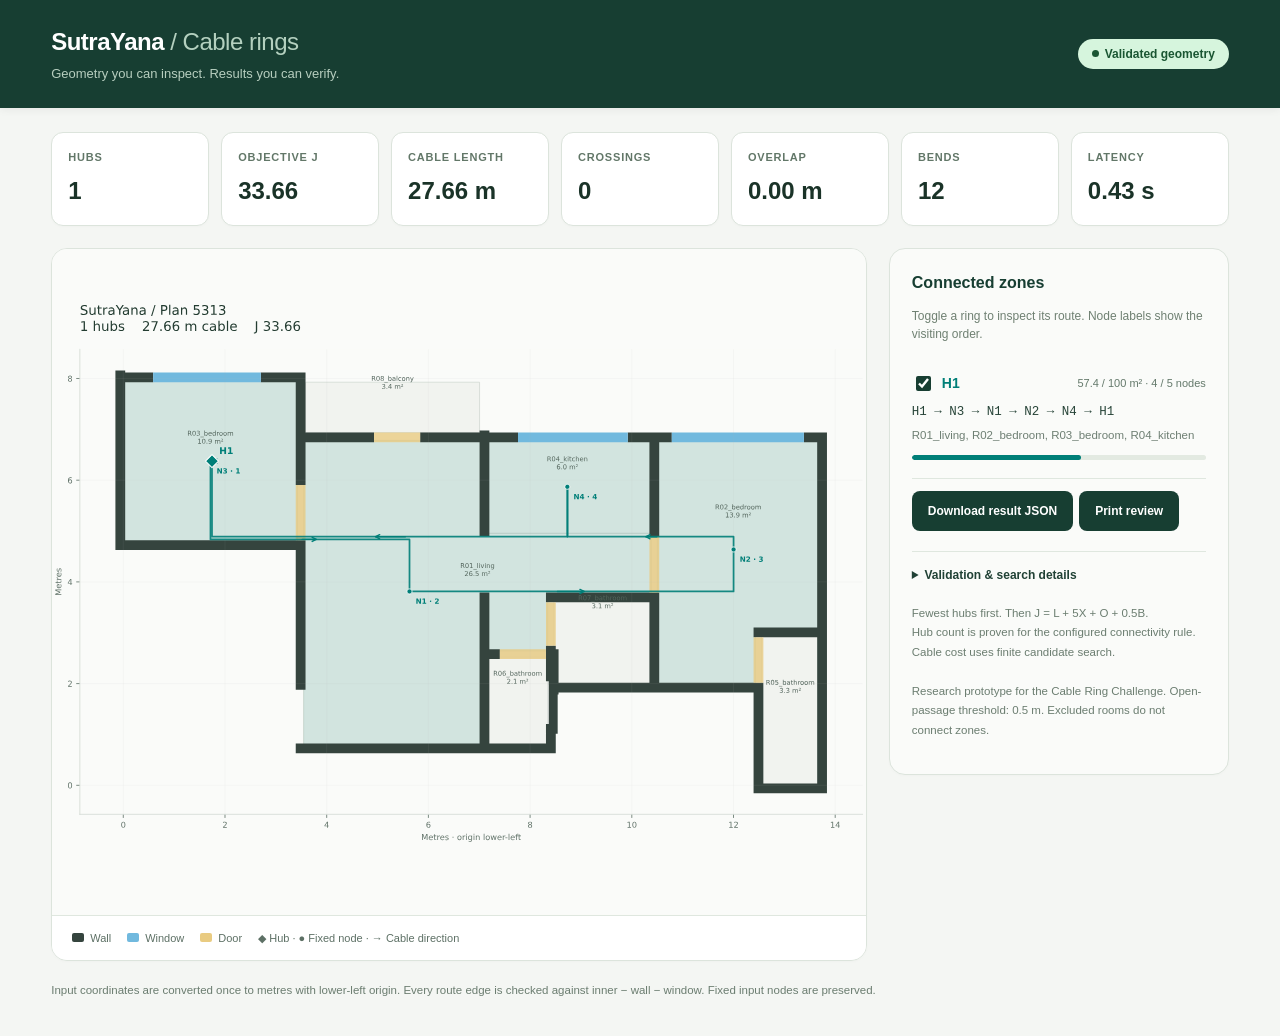
<file: plan_00666.html>
<!doctype html><html lang="en"><head><meta charset="utf-8"><meta name="viewport" content="width=device-width,initial-scale=1"><title>SutraYana · Cable ring review</title><style>
*{box-sizing:border-box}body{margin:0;background:#f4f6f3;color:#1e362d;font:14px/1.5 -apple-system,BlinkMacSystemFont,"Segoe UI",Roboto,Helvetica,Arial,sans-serif;-webkit-font-smoothing:antialiased}header{padding:24px 4vw;background:#173e32;color:white;display:flex;justify-content:space-between;align-items:center;box-shadow:0 2px 8px rgba(0,0,0,0.06)}h1{font-size:24px;margin:0;letter-spacing:-0.5px;font-weight:700}header p{margin:4px 0 0;color:#b7cebf;font-size:13px}.badge{padding:6px 14px;background:#d6f5dd;color:#1a5632;border-radius:999px;font-size:12px;font-weight:600;display:inline-flex;align-items:center;gap:6px}.badge::before{content:"";display:inline-block;width:7px;height:7px;border-radius:50%;background:currentColor}main{padding:24px 4vw;max-width:1700px;margin:auto}.metrics{display:grid;grid-template-columns:repeat(7,1fr);gap:12px;margin-bottom:22px}.metric{background:#ffffff;border:1px solid #dce4dc;border-radius:12px;padding:16px;box-shadow:0 1px 3px rgba(0,0,0,0.02);transition:transform 0.15s ease,box-shadow 0.15s ease}.metric:hover{transform:translateY(-1px);box-shadow:0 4px 8px rgba(0,0,0,0.04)}.metric span{display:block;font-size:11px;font-weight:600;text-transform:uppercase;letter-spacing:0.8px;color:#627768}.metric strong{font-size:24px;display:block;margin-top:8px;font-weight:700;color:#1a3328}.workspace{display:grid;grid-template-columns:minmax(0,1fr) 340px;gap:22px}.drawing,aside{background:#fafbf9;border:1px solid #dce4dc;border-radius:16px;overflow:hidden;box-shadow:0 1px 3px rgba(0,0,0,0.02)}.drawing{position:relative;overflow:auto;display:flex;flex-direction:column}.drawing svg{width:100%;height:auto;display:block}aside{padding:22px;height:fit-content}h2{font-size:16px;font-weight:700;margin:0 0 6px;color:#173e32}.muted,small{color:#6f8072;font-size:12px;line-height:1.5}.hub{padding:18px 0;border-bottom:1px solid #dfe7df}.hub label{display:flex;gap:8px;align-items:center;cursor:pointer;user-select:none}.hub label input[type="checkbox"]{cursor:pointer;accent-color:#173e32;width:15px;height:15px}.hub label b{font-size:14px}.hub label span{margin-left:auto;font-size:11px;font-weight:500;color:#64796b}.hub p{font-size:12.5px;line-height:1.7;margin:8px 0 4px;font-family:ui-monospace,SFMono-Regular,Menlo,Monaco,Consolas,monospace;color:#274438}.hub small{display:block;font-size:11.5px;color:#6e7f73}.bar{height:5px;border-radius:3px;background:#e3eae2;margin-top:10px;overflow:hidden}.bar i{display:block;height:100%;border-radius:3px;transition:width 0.3s ease}.btn-group{display:flex;gap:8px;margin-top:16px}button{background:#173e32;color:white;border:0;padding:11px 16px;border-radius:8px;cursor:pointer;font:inherit;font-size:12px;font-weight:600;margin:12px 6px 0 0;transition:background 0.15s ease}button:hover{background:#235d4b}button.secondary{background:#e6ece4;color:#173e32}button.secondary:hover{background:#d4ded1}.legend{display:flex;gap:16px;padding:14px 20px;border-top:1px solid #dfe7df;font-size:11px;color:#5d7065;flex-wrap:wrap;align-items:center;background:#ffffff}.legend span{display:inline-flex;align-items:center}.legend i{width:12px;height:9px;display:inline-block;margin-right:6px;border-radius:2px}.foot{font-size:11.5px;line-height:1.7;color:#6b7d70;margin-top:20px}details{margin-top:20px;font-size:12px;border-top:1px solid #dfe7df;padding-top:14px}summary{cursor:pointer;font-weight:600;color:#204135;user-select:none}summary:hover{color:#112920}pre{overflow:auto;background:#edf1eb;padding:12px;border-radius:6px;max-height:260px;font-size:10.5px;font-family:ui-monospace,SFMono-Regular,Menlo,Monaco,Consolas,monospace;margin-top:10px;color:#213a2f}@media(max-width:1200px){.metrics{grid-template-columns:repeat(4,1fr)}}@media(max-width:1000px){.workspace{grid-template-columns:1fr}}@media(max-width:600px){.metrics{grid-template-columns:repeat(2,1fr)}header{flex-direction:column;align-items:flex-start;gap:12px}.badge{font-size:11px}.metric strong{font-size:20px}}@media print{button,input{display:none!important}header{background:white;color:#173e32;padding:12px 0}.workspace{grid-template-columns:1fr}.metrics{grid-template-columns:repeat(7,1fr)}aside{break-inside:avoid;border:none;padding:0}}
</style></head><body><header><div><h1>SutraYana<span style="font-weight:300;color:#b4d0bf"> / Cable rings</span></h1><p>Geometry you can inspect. Results you can verify.</p></div><div class="badge" id="status-badge">Validated geometry</div></header><main><section class="metrics" id="metrics-panel"><div class="metric"><span>Hubs</span><strong id="metric-h">1</strong></div><div class="metric"><span>Objective J</span><strong id="metric-j">33.66</strong></div><div class="metric"><span>Cable length</span><strong id="metric-l">27.66 m</strong></div><div class="metric"><span>Crossings</span><strong id="metric-x">0</strong></div><div class="metric"><span>Overlap</span><strong id="metric-o">0.00 m</strong></div><div class="metric"><span>Bends</span><strong id="metric-b">12</strong></div><div class="metric"><span>Latency</span><strong id="metric-latency">0.43 s</strong></div></section><div class="workspace"><section class="drawing"><svg xmlns:xlink="http://www.w3.org/1999/xlink" width="792pt" height="648pt" viewBox="0 0 792 648" xmlns="http://www.w3.org/2000/svg" version="1.1">
 <metadata>
  <rdf:RDF xmlns:dc="http://purl.org/dc/elements/1.1/" xmlns:cc="http://creativecommons.org/ns#" xmlns:rdf="http://www.w3.org/1999/02/22-rdf-syntax-ns#">
   <cc:Work>
    <dc:type rdf:resource="http://purl.org/dc/dcmitype/StillImage"/>
    <dc:date>2026-10-16T22:18:39.127570</dc:date>
    <dc:format>image/svg+xml</dc:format>
    <dc:creator>
     <cc:Agent>
      <dc:title>Matplotlib v3.11.1, https://matplotlib.org/</dc:title>
     </cc:Agent>
    </dc:creator>
   </cc:Work>
  </rdf:RDF>
 </metadata>
 <defs>
  <style type="text/css">*{stroke-linejoin: round; stroke-linecap: butt}</style>
 </defs>
 <g id="figure_1">
  <g id="patch_1">
   <path d="M 0 648 
L 792 648 
L 792 0 
L 0 0 
z
" style="fill: #fafbf9"/>
  </g>
  <g id="axes_1">
   <g id="patch_2">
    <path d="M 27.09024 550.298437 
L 788.99976 550.298437 
L 788.99976 97.701563 
L 27.09024 97.701563 
z
" style="fill: #fafbf9"/>
   </g>
   <g id="patch_3">
    <path d="M 69.395867 127.799718 
L 69.395867 285.274022 
L 244.938514 285.274022 
L 244.938514 483.269798 
L 482.699765 483.269798 
L 482.699765 424.075185 
L 690.59911 424.075185 
L 690.59911 522.052476 
L 746.694133 522.052476 
L 746.694133 186.313934 
L 239.117332 186.313934 
L 239.117332 127.799718 
z
" clip-path="url(#p90ce369fad)" style="fill: #e9ede9"/>
   </g>
   <g id="patch_4">
    <path d="M 244.938514 186.313934 
L 244.938514 483.269798 
L 418.061968 483.269798 
L 418.061968 391.416088 
L 435.941048 391.416088 
L 435.941048 391.416352 
L 480.847835 391.416352 
L 480.847835 391.416088 
L 482.699765 391.416088 
L 482.699765 386.162169 
L 482.700029 386.162169 
L 482.700029 336.303861 
L 583.398648 336.303861 
L 583.398648 334.451932 
L 583.398912 334.451932 
L 583.398912 279.339176 
L 583.398648 279.339176 
L 583.398648 276.668596 
L 419.89772 276.668596 
L 419.89772 186.313934 
z
" clip-path="url(#p90ce369fad)" style="fill: #f1f3ef; stroke: #c6cec7; stroke-width: 0.6; stroke-linejoin: miter"/>
   </g>
   <g id="patch_5">
    <path d="M 589.219829 186.313934 
L 589.219829 424.075185 
L 684.777928 424.075185 
L 684.777928 370.323754 
L 746.694133 370.323754 
L 746.694133 186.313934 
z
" clip-path="url(#p90ce369fad)" style="fill: #f1f3ef; stroke: #c6cec7; stroke-width: 0.6; stroke-linejoin: miter"/>
   </g>
   <g id="patch_6">
    <path d="M 239.117332 127.799718 
L 69.395867 127.799718 
L 69.395867 285.274022 
L 239.117332 285.274022 
z
" clip-path="url(#p90ce369fad)" style="fill: #f1f3ef; stroke: #c6cec7; stroke-width: 0.6; stroke-linejoin: miter"/>
   </g>
   <g id="patch_7">
    <path d="M 583.398648 276.668596 
L 583.398648 186.313934 
L 560.454384 186.313934 
L 560.454384 186.313669 
L 453.631392 186.313669 
L 453.631392 186.313934 
L 419.89772 186.313934 
L 419.89772 276.668596 
z
" clip-path="url(#p90ce369fad)" style="fill: #f1f3ef; stroke: #c6cec7; stroke-width: 0.6; stroke-linejoin: miter"/>
   </g>
   <g id="patch_8">
    <path d="M 690.59911 522.052476 
L 746.694133 522.052476 
L 746.694133 376.144936 
L 690.59911 376.144936 
z
" clip-path="url(#p90ce369fad)" style="fill: #f1f3ef; stroke: #c6cec7; stroke-width: 0.6; stroke-linejoin: miter"/>
   </g>
   <g id="patch_9">
    <path d="M 482.699765 483.269798 
L 482.699765 397.237269 
L 423.88315 397.237269 
L 423.88315 483.269798 
z
" clip-path="url(#p90ce369fad)" style="fill: #f1f3ef; stroke: #c6cec7; stroke-width: 0.6; stroke-linejoin: miter"/>
   </g>
   <g id="patch_10">
    <path d="M 583.398648 424.075185 
L 583.398648 342.125043 
L 488.520947 342.125043 
L 488.520947 391.416088 
L 491.242538 391.416088 
L 491.242538 424.075185 
z
" clip-path="url(#p90ce369fad)" style="fill: #f1f3ef; stroke: #c6cec7; stroke-width: 0.6; stroke-linejoin: miter"/>
   </g>
   <g id="patch_11">
    <path d="M 246.790708 178.640558 
L 281.490999 178.640558 
L 313.469698 178.640558 
L 358.375956 178.640558 
L 390.354656 178.640558 
L 416.209774 178.640558 
L 416.209774 176.788364 
L 416.209774 129.651912 
L 246.790708 129.651912 
z
" clip-path="url(#p90ce369fad)" style="fill: #f1f3ef; stroke: #c6cec7; stroke-width: 0.6; stroke-linejoin: miter"/>
   </g>
   <g id="zone-0-R01_living">
    <path d="M 244.938514 186.313934 
L 244.938514 483.269798 
L 418.061968 483.269798 
L 418.061968 391.416088 
L 435.941048 391.416088 
L 435.941048 391.416352 
L 480.847835 391.416352 
L 480.847835 391.416088 
L 482.699765 391.416088 
L 482.699765 386.162169 
L 482.700029 386.162169 
L 482.700029 336.303861 
L 583.398648 336.303861 
L 583.398648 334.451932 
L 583.398912 334.451932 
L 583.398912 279.339176 
L 583.398648 279.339176 
L 583.398648 276.668596 
L 419.89772 276.668596 
L 419.89772 186.313934 
z
" clip-path="url(#p90ce369fad)" style="fill: #007f78; opacity: 0.13"/>
   </g>
   <g id="zone-0-R02_bedroom">
    <path d="M 589.219829 186.313934 
L 589.219829 424.075185 
L 684.777928 424.075185 
L 684.777928 370.323754 
L 746.694133 370.323754 
L 746.694133 186.313934 
z
" clip-path="url(#p90ce369fad)" style="fill: #007f78; opacity: 0.13"/>
   </g>
   <g id="zone-0-R03_bedroom">
    <path d="M 239.117332 127.799718 
L 69.395867 127.799718 
L 69.395867 285.274022 
L 239.117332 285.274022 
z
" clip-path="url(#p90ce369fad)" style="fill: #007f78; opacity: 0.13"/>
   </g>
   <g id="zone-0-R04_kitchen">
    <path d="M 583.398648 276.668596 
L 583.398648 186.313934 
L 560.454384 186.313934 
L 560.454384 186.313669 
L 453.631392 186.313669 
L 453.631392 186.313934 
L 419.89772 186.313934 
L 419.89772 276.668596 
z
" clip-path="url(#p90ce369fad)" style="fill: #007f78; opacity: 0.13"/>
   </g>
   <g id="patch_12">
    <path d="M 492.225335 433.600755 
L 493.094732 433.600755 
L 493.094732 431.748561 
L 682.925734 431.748561 
L 682.925734 529.725852 
L 754.367509 529.725852 
L 754.367509 178.640558 
L 731.91438 178.640558 
L 731.91438 188.166128 
L 744.841939 188.166128 
L 744.841939 368.47156 
L 682.925734 368.47156 
L 682.925734 377.99713 
L 744.841939 377.99713 
L 744.841939 520.200282 
L 692.451304 520.200282 
L 692.451304 422.222991 
L 591.072023 422.222991 
L 591.072023 334.451667 
L 480.847571 334.451667 
L 480.847571 343.977237 
L 581.546453 343.977237 
L 581.546453 422.222991 
L 493.094732 422.222991 
L 493.094732 389.563893 
L 490.373141 389.563893 
L 490.373141 386.161904 
L 480.847571 386.161904 
L 480.847571 420.862195 
L 483.569162 420.862195 
L 483.569162 462.366464 
L 480.847571 462.366464 
L 480.847571 481.417604 
L 425.735344 481.417604 
L 425.735344 399.089463 
L 435.941312 399.089463 
L 435.941312 389.563893 
L 425.735344 389.563893 
L 425.735344 334.451667 
L 416.209774 334.451667 
L 416.209774 481.417604 
L 237.265138 481.417604 
L 237.265138 490.943174 
L 490.373141 490.943174 
L 490.373141 471.892034 
L 492.225335 471.892034 
z
" clip-path="url(#p90ce369fad)" style="fill: #35443e"/>
   </g>
   <g id="patch_13">
    <path d="M 581.546453 279.339441 
L 591.072023 279.339441 
L 591.072023 188.166128 
L 603.319185 188.166128 
L 603.319185 178.640558 
L 560.45412 178.640558 
L 560.45412 188.166128 
L 581.546453 188.166128 
z
" clip-path="url(#p90ce369fad)" style="fill: #35443e"/>
   </g>
   <g id="patch_14">
    <path d="M 425.735344 176.788364 
L 416.209774 176.788364 
L 416.209774 178.640558 
L 358.375956 178.640558 
L 358.375956 188.166128 
L 416.209774 188.166128 
L 416.209774 279.339441 
L 425.735344 279.339441 
L 425.735344 188.166128 
L 453.631656 188.166128 
L 453.631656 178.640558 
L 425.735344 178.640558 
z
" clip-path="url(#p90ce369fad)" style="fill: #35443e"/>
   </g>
   <g id="patch_15">
    <path d="M 313.469698 178.640558 
L 246.790708 178.640558 
L 246.790708 120.126342 
L 203.245245 120.126342 
L 203.245245 129.651912 
L 237.265138 129.651912 
L 237.265138 229.670397 
L 246.790708 229.670397 
L 246.790708 188.166128 
L 313.469698 188.166128 
z
" clip-path="url(#p90ce369fad)" style="fill: #35443e"/>
   </g>
   <g id="patch_16">
    <path d="M 71.248061 118.274148 
L 61.722491 118.274148 
L 61.722491 292.947398 
L 237.265138 292.947398 
L 237.265138 429.026969 
L 246.790708 429.026969 
L 246.790708 283.421828 
L 71.248061 283.421828 
L 71.248061 129.651912 
L 98.463975 129.651912 
L 98.463975 120.126342 
L 71.248061 120.126342 
z
" clip-path="url(#p90ce369fad)" style="fill: #35443e"/>
   </g>
   <g id="patch_17">
    <path d="M 603.319185 188.166128 
L 731.91438 188.166128 
L 731.91438 178.640558 
L 603.319185 178.640558 
z
" clip-path="url(#p90ce369fad)" style="fill: #71b9de"/>
   </g>
   <g id="patch_18">
    <path d="M 453.631656 188.166128 
L 560.45412 188.166128 
L 560.45412 178.640558 
L 453.631656 178.640558 
z
" clip-path="url(#p90ce369fad)" style="fill: #71b9de"/>
   </g>
   <g id="patch_19">
    <path d="M 98.463975 129.651912 
L 203.245245 129.651912 
L 203.245245 120.126342 
L 98.463975 120.126342 
z
" clip-path="url(#p90ce369fad)" style="fill: #71b9de"/>
   </g>
   <g id="patch_20">
    <path d="M 692.451304 422.222991 
L 692.451304 377.99713 
L 682.925734 377.99713 
L 682.925734 422.222991 
z
" clip-path="url(#p90ce369fad)" style="fill: #e9cb81; opacity: 0.8"/>
   </g>
   <g id="patch_21">
    <path d="M 591.072023 334.451667 
L 591.072023 279.339441 
L 581.546453 279.339441 
L 581.546453 334.451667 
z
" clip-path="url(#p90ce369fad)" style="fill: #e9cb81; opacity: 0.8"/>
   </g>
   <g id="patch_22">
    <path d="M 490.373141 386.161904 
L 490.373141 343.977237 
L 480.847571 343.977237 
L 480.847571 386.161904 
z
" clip-path="url(#p90ce369fad)" style="fill: #e9cb81; opacity: 0.8"/>
   </g>
   <g id="patch_23">
    <path d="M 435.941312 399.089463 
L 480.847571 399.089463 
L 480.847571 389.563893 
L 435.941312 389.563893 
z
" clip-path="url(#p90ce369fad)" style="fill: #e9cb81; opacity: 0.8"/>
   </g>
   <g id="patch_24">
    <path d="M 246.790708 283.421828 
L 246.790708 229.670397 
L 237.265138 229.670397 
L 237.265138 283.421828 
z
" clip-path="url(#p90ce369fad)" style="fill: #e9cb81; opacity: 0.8"/>
   </g>
   <g id="patch_25">
    <path d="M 358.375956 188.166128 
L 358.375956 178.640558 
L 313.469698 178.640558 
L 313.469698 188.166128 
z
" clip-path="url(#p90ce369fad)" style="fill: #e9cb81; opacity: 0.8"/>
   </g>
   <g id="matplotlib.axis_1">
    <g id="xtick_1">
     <g id="line2d_1">
      <path d="M 69.395867 550.298437 
L 69.395867 97.701563 
" clip-path="url(#p90ce369fad)" style="fill: none; stroke: #b0b0b0; stroke-opacity: 0.1; stroke-width: 0.8; stroke-linecap: square"/>
     </g>
     <g id="line2d_2">
      <defs>
       <path id="m57fbd6384f" d="M 0 0 
L 0 3.5 
" style="stroke: #617369; stroke-width: 0.8"/>
      </defs>
      <g>
       <use xlink:href="#m57fbd6384f" x="69.395867" y="550.298437" style="fill: #617369; stroke: #617369; stroke-width: 0.8"/>
      </g>
     </g>
     <g id="text_1">
      <!-- 0 -->
      <g style="fill: #617369" transform="translate(66.850867 563.376562) scale(0.08 -0.08)">
       <defs>
        <path id="DejaVuSans-13" d="M 2034 4250 
Q 1547 4250 1301 3770 
Q 1056 3291 1056 2328 
Q 1056 1369 1301 889 
Q 1547 409 2034 409 
Q 2525 409 2770 889 
Q 3016 1369 3016 2328 
Q 3016 3291 2770 3770 
Q 2525 4250 2034 4250 
z
M 2034 4750 
Q 2819 4750 3233 4129 
Q 3647 3509 3647 2328 
Q 3647 1150 3233 529 
Q 2819 -91 2034 -91 
Q 1250 -91 836 529 
Q 422 1150 422 2328 
Q 422 3509 836 4129 
Q 1250 4750 2034 4750 
z
" transform="scale(0.015625)"/>
       </defs>
       <use xlink:href="#DejaVuSans-13"/>
      </g>
     </g>
    </g>
    <g id="xtick_2">
     <g id="line2d_3">
      <path d="M 168.395012 550.298437 
L 168.395012 97.701563 
" clip-path="url(#p90ce369fad)" style="fill: none; stroke: #b0b0b0; stroke-opacity: 0.1; stroke-width: 0.8; stroke-linecap: square"/>
     </g>
     <g id="line2d_4">
      <g>
       <use xlink:href="#m57fbd6384f" x="168.395012" y="550.298437" style="fill: #617369; stroke: #617369; stroke-width: 0.8"/>
      </g>
     </g>
     <g id="text_2">
      <!-- 2 -->
      <g style="fill: #617369" transform="translate(165.850012 563.376562) scale(0.08 -0.08)">
       <defs>
        <path id="DejaVuSans-15" d="M 1228 531 
L 3431 531 
L 3431 0 
L 469 0 
L 469 531 
Q 828 903 1448 1529 
Q 2069 2156 2228 2338 
Q 2531 2678 2651 2914 
Q 2772 3150 2772 3378 
Q 2772 3750 2511 3984 
Q 2250 4219 1831 4219 
Q 1534 4219 1204 4116 
Q 875 4013 500 3803 
L 500 4441 
Q 881 4594 1212 4672 
Q 1544 4750 1819 4750 
Q 2544 4750 2975 4387 
Q 3406 4025 3406 3419 
Q 3406 3131 3298 2873 
Q 3191 2616 2906 2266 
Q 2828 2175 2409 1742 
Q 1991 1309 1228 531 
z
" transform="scale(0.015625)"/>
       </defs>
       <use xlink:href="#DejaVuSans-15"/>
      </g>
     </g>
    </g>
    <g id="xtick_3">
     <g id="line2d_5">
      <path d="M 267.394158 550.298437 
L 267.394158 97.701563 
" clip-path="url(#p90ce369fad)" style="fill: none; stroke: #b0b0b0; stroke-opacity: 0.1; stroke-width: 0.8; stroke-linecap: square"/>
     </g>
     <g id="line2d_6">
      <g>
       <use xlink:href="#m57fbd6384f" x="267.394158" y="550.298437" style="fill: #617369; stroke: #617369; stroke-width: 0.8"/>
      </g>
     </g>
     <g id="text_3">
      <!-- 4 -->
      <g style="fill: #617369" transform="translate(264.849158 563.376562) scale(0.08 -0.08)">
       <defs>
        <path id="DejaVuSans-17" d="M 2419 4116 
L 825 1625 
L 2419 1625 
L 2419 4116 
z
M 2253 4666 
L 3047 4666 
L 3047 1625 
L 3713 1625 
L 3713 1100 
L 3047 1100 
L 3047 0 
L 2419 0 
L 2419 1100 
L 313 1100 
L 313 1709 
L 2253 4666 
z
" transform="scale(0.015625)"/>
       </defs>
       <use xlink:href="#DejaVuSans-17"/>
      </g>
     </g>
    </g>
    <g id="xtick_4">
     <g id="line2d_7">
      <path d="M 366.393303 550.298437 
L 366.393303 97.701563 
" clip-path="url(#p90ce369fad)" style="fill: none; stroke: #b0b0b0; stroke-opacity: 0.1; stroke-width: 0.8; stroke-linecap: square"/>
     </g>
     <g id="line2d_8">
      <g>
       <use xlink:href="#m57fbd6384f" x="366.393303" y="550.298437" style="fill: #617369; stroke: #617369; stroke-width: 0.8"/>
      </g>
     </g>
     <g id="text_4">
      <!-- 6 -->
      <g style="fill: #617369" transform="translate(363.848303 563.376562) scale(0.08 -0.08)">
       <defs>
        <path id="DejaVuSans-19" d="M 2113 2584 
Q 1688 2584 1439 2293 
Q 1191 2003 1191 1497 
Q 1191 994 1439 701 
Q 1688 409 2113 409 
Q 2538 409 2786 701 
Q 3034 994 3034 1497 
Q 3034 2003 2786 2293 
Q 2538 2584 2113 2584 
z
M 3366 4563 
L 3366 3988 
Q 3128 4100 2886 4159 
Q 2644 4219 2406 4219 
Q 1781 4219 1451 3797 
Q 1122 3375 1075 2522 
Q 1259 2794 1537 2939 
Q 1816 3084 2150 3084 
Q 2853 3084 3261 2657 
Q 3669 2231 3669 1497 
Q 3669 778 3244 343 
Q 2819 -91 2113 -91 
Q 1303 -91 875 529 
Q 447 1150 447 2328 
Q 447 3434 972 4092 
Q 1497 4750 2381 4750 
Q 2619 4750 2861 4703 
Q 3103 4656 3366 4563 
z
" transform="scale(0.015625)"/>
       </defs>
       <use xlink:href="#DejaVuSans-19"/>
      </g>
     </g>
    </g>
    <g id="xtick_5">
     <g id="line2d_9">
      <path d="M 465.392449 550.298437 
L 465.392449 97.701563 
" clip-path="url(#p90ce369fad)" style="fill: none; stroke: #b0b0b0; stroke-opacity: 0.1; stroke-width: 0.8; stroke-linecap: square"/>
     </g>
     <g id="line2d_10">
      <g>
       <use xlink:href="#m57fbd6384f" x="465.392449" y="550.298437" style="fill: #617369; stroke: #617369; stroke-width: 0.8"/>
      </g>
     </g>
     <g id="text_5">
      <!-- 8 -->
      <g style="fill: #617369" transform="translate(462.847449 563.376562) scale(0.08 -0.08)">
       <defs>
        <path id="DejaVuSans-1b" d="M 2034 2216 
Q 1584 2216 1326 1975 
Q 1069 1734 1069 1313 
Q 1069 891 1326 650 
Q 1584 409 2034 409 
Q 2484 409 2743 651 
Q 3003 894 3003 1313 
Q 3003 1734 2745 1975 
Q 2488 2216 2034 2216 
z
M 1403 2484 
Q 997 2584 770 2862 
Q 544 3141 544 3541 
Q 544 4100 942 4425 
Q 1341 4750 2034 4750 
Q 2731 4750 3128 4425 
Q 3525 4100 3525 3541 
Q 3525 3141 3298 2862 
Q 3072 2584 2669 2484 
Q 3125 2378 3379 2068 
Q 3634 1759 3634 1313 
Q 3634 634 3220 271 
Q 2806 -91 2034 -91 
Q 1263 -91 848 271 
Q 434 634 434 1313 
Q 434 1759 690 2068 
Q 947 2378 1403 2484 
z
M 1172 3481 
Q 1172 3119 1398 2916 
Q 1625 2713 2034 2713 
Q 2441 2713 2670 2916 
Q 2900 3119 2900 3481 
Q 2900 3844 2670 4047 
Q 2441 4250 2034 4250 
Q 1625 4250 1398 4047 
Q 1172 3844 1172 3481 
z
" transform="scale(0.015625)"/>
       </defs>
       <use xlink:href="#DejaVuSans-1b"/>
      </g>
     </g>
    </g>
    <g id="xtick_6">
     <g id="line2d_11">
      <path d="M 564.391595 550.298437 
L 564.391595 97.701563 
" clip-path="url(#p90ce369fad)" style="fill: none; stroke: #b0b0b0; stroke-opacity: 0.1; stroke-width: 0.8; stroke-linecap: square"/>
     </g>
     <g id="line2d_12">
      <g>
       <use xlink:href="#m57fbd6384f" x="564.391595" y="550.298437" style="fill: #617369; stroke: #617369; stroke-width: 0.8"/>
      </g>
     </g>
     <g id="text_6">
      <!-- 10 -->
      <g style="fill: #617369" transform="translate(559.301595 563.376562) scale(0.08 -0.08)">
       <defs>
        <path id="DejaVuSans-14" d="M 794 531 
L 1825 531 
L 1825 4091 
L 703 3866 
L 703 4441 
L 1819 4666 
L 2450 4666 
L 2450 531 
L 3481 531 
L 3481 0 
L 794 0 
L 794 531 
z
" transform="scale(0.015625)"/>
       </defs>
       <use xlink:href="#DejaVuSans-14"/>
       <use xlink:href="#DejaVuSans-13" transform="translate(63.625 0)"/>
      </g>
     </g>
    </g>
    <g id="xtick_7">
     <g id="line2d_13">
      <path d="M 663.39074 550.298437 
L 663.39074 97.701563 
" clip-path="url(#p90ce369fad)" style="fill: none; stroke: #b0b0b0; stroke-opacity: 0.1; stroke-width: 0.8; stroke-linecap: square"/>
     </g>
     <g id="line2d_14">
      <g>
       <use xlink:href="#m57fbd6384f" x="663.39074" y="550.298437" style="fill: #617369; stroke: #617369; stroke-width: 0.8"/>
      </g>
     </g>
     <g id="text_7">
      <!-- 12 -->
      <g style="fill: #617369" transform="translate(658.30074 563.376562) scale(0.08 -0.08)">
       <use xlink:href="#DejaVuSans-14"/>
       <use xlink:href="#DejaVuSans-15" transform="translate(63.625 0)"/>
      </g>
     </g>
    </g>
    <g id="xtick_8">
     <g id="line2d_15">
      <path d="M 762.389886 550.298437 
L 762.389886 97.701563 
" clip-path="url(#p90ce369fad)" style="fill: none; stroke: #b0b0b0; stroke-opacity: 0.1; stroke-width: 0.8; stroke-linecap: square"/>
     </g>
     <g id="line2d_16">
      <g>
       <use xlink:href="#m57fbd6384f" x="762.389886" y="550.298437" style="fill: #617369; stroke: #617369; stroke-width: 0.8"/>
      </g>
     </g>
     <g id="text_8">
      <!-- 14 -->
      <g style="fill: #617369" transform="translate(757.299886 563.376562) scale(0.08 -0.08)">
       <use xlink:href="#DejaVuSans-14"/>
       <use xlink:href="#DejaVuSans-17" transform="translate(63.625 0)"/>
      </g>
     </g>
    </g>
    <g id="text_9">
     <!-- Metres · origin lower-left -->
     <g style="fill: #617369" transform="translate(359.3875 575.377187) scale(0.08 -0.08)">
      <defs>
       <path id="DejaVuSans-30" d="M 628 4666 
L 1569 4666 
L 2759 1491 
L 3956 4666 
L 4897 4666 
L 4897 0 
L 4281 0 
L 4281 4097 
L 3078 897 
L 2444 897 
L 1241 4097 
L 1241 0 
L 628 0 
L 628 4666 
z
" transform="scale(0.015625)"/>
       <path id="DejaVuSans-48" d="M 3597 1894 
L 3597 1613 
L 953 1613 
Q 991 1019 1311 708 
Q 1631 397 2203 397 
Q 2534 397 2845 478 
Q 3156 559 3463 722 
L 3463 178 
Q 3153 47 2828 -22 
Q 2503 -91 2169 -91 
Q 1331 -91 842 396 
Q 353 884 353 1716 
Q 353 2575 817 3079 
Q 1281 3584 2069 3584 
Q 2775 3584 3186 3129 
Q 3597 2675 3597 1894 
z
M 3022 2063 
Q 3016 2534 2758 2815 
Q 2500 3097 2075 3097 
Q 1594 3097 1305 2825 
Q 1016 2553 972 2059 
L 3022 2063 
z
" transform="scale(0.015625)"/>
       <path id="DejaVuSans-57" d="M 1172 4494 
L 1172 3500 
L 2356 3500 
L 2356 3053 
L 1172 3053 
L 1172 1153 
Q 1172 725 1289 603 
Q 1406 481 1766 481 
L 2356 481 
L 2356 0 
L 1766 0 
Q 1100 0 847 248 
Q 594 497 594 1153 
L 594 3053 
L 172 3053 
L 172 3500 
L 594 3500 
L 594 4494 
L 1172 4494 
z
" transform="scale(0.015625)"/>
       <path id="DejaVuSans-55" d="M 2631 2963 
Q 2534 3019 2420 3045 
Q 2306 3072 2169 3072 
Q 1681 3072 1420 2755 
Q 1159 2438 1159 1844 
L 1159 0 
L 581 0 
L 581 3500 
L 1159 3500 
L 1159 2956 
Q 1341 3275 1631 3429 
Q 1922 3584 2338 3584 
Q 2397 3584 2469 3576 
Q 2541 3569 2628 3553 
L 2631 2963 
z
" transform="scale(0.015625)"/>
       <path id="DejaVuSans-56" d="M 2834 3397 
L 2834 2853 
Q 2591 2978 2328 3040 
Q 2066 3103 1784 3103 
Q 1356 3103 1142 2972 
Q 928 2841 928 2578 
Q 928 2378 1081 2264 
Q 1234 2150 1697 2047 
L 1894 2003 
Q 2506 1872 2764 1633 
Q 3022 1394 3022 966 
Q 3022 478 2636 193 
Q 2250 -91 1575 -91 
Q 1294 -91 989 -36 
Q 684 19 347 128 
L 347 722 
Q 666 556 975 473 
Q 1284 391 1588 391 
Q 1994 391 2212 530 
Q 2431 669 2431 922 
Q 2431 1156 2273 1281 
Q 2116 1406 1581 1522 
L 1381 1569 
Q 847 1681 609 1914 
Q 372 2147 372 2553 
Q 372 3047 722 3315 
Q 1072 3584 1716 3584 
Q 2034 3584 2315 3537 
Q 2597 3491 2834 3397 
z
" transform="scale(0.015625)"/>
       <path id="DejaVuSans-3" transform="scale(0.015625)"/>
       <path id="DejaVuSans-79" d="M 684 2619 
L 1344 2619 
L 1344 1825 
L 684 1825 
L 684 2619 
z
" transform="scale(0.015625)"/>
       <path id="DejaVuSans-52" d="M 1959 3097 
Q 1497 3097 1228 2736 
Q 959 2375 959 1747 
Q 959 1119 1226 758 
Q 1494 397 1959 397 
Q 2419 397 2687 759 
Q 2956 1122 2956 1747 
Q 2956 2369 2687 2733 
Q 2419 3097 1959 3097 
z
M 1959 3584 
Q 2709 3584 3137 3096 
Q 3566 2609 3566 1747 
Q 3566 888 3137 398 
Q 2709 -91 1959 -91 
Q 1206 -91 779 398 
Q 353 888 353 1747 
Q 353 2609 779 3096 
Q 1206 3584 1959 3584 
z
" transform="scale(0.015625)"/>
       <path id="DejaVuSans-4c" d="M 603 3500 
L 1178 3500 
L 1178 0 
L 603 0 
L 603 3500 
z
M 603 4863 
L 1178 4863 
L 1178 4134 
L 603 4134 
L 603 4863 
z
" transform="scale(0.015625)"/>
       <path id="DejaVuSans-4a" d="M 2906 1791 
Q 2906 2416 2648 2759 
Q 2391 3103 1925 3103 
Q 1463 3103 1205 2759 
Q 947 2416 947 1791 
Q 947 1169 1205 825 
Q 1463 481 1925 481 
Q 2391 481 2648 825 
Q 2906 1169 2906 1791 
z
M 3481 434 
Q 3481 -459 3084 -895 
Q 2688 -1331 1869 -1331 
Q 1566 -1331 1297 -1286 
Q 1028 -1241 775 -1147 
L 775 -588 
Q 1028 -725 1275 -790 
Q 1522 -856 1778 -856 
Q 2344 -856 2625 -561 
Q 2906 -266 2906 331 
L 2906 616 
Q 2728 306 2450 153 
Q 2172 0 1784 0 
Q 1141 0 747 490 
Q 353 981 353 1791 
Q 353 2603 747 3093 
Q 1141 3584 1784 3584 
Q 2172 3584 2450 3431 
Q 2728 3278 2906 2969 
L 2906 3500 
L 3481 3500 
L 3481 434 
z
" transform="scale(0.015625)"/>
       <path id="DejaVuSans-51" d="M 3513 2113 
L 3513 0 
L 2938 0 
L 2938 2094 
Q 2938 2591 2744 2837 
Q 2550 3084 2163 3084 
Q 1697 3084 1428 2787 
Q 1159 2491 1159 1978 
L 1159 0 
L 581 0 
L 581 3500 
L 1159 3500 
L 1159 2956 
Q 1366 3272 1645 3428 
Q 1925 3584 2291 3584 
Q 2894 3584 3203 3211 
Q 3513 2838 3513 2113 
z
" transform="scale(0.015625)"/>
       <path id="DejaVuSans-4f" d="M 603 4863 
L 1178 4863 
L 1178 0 
L 603 0 
L 603 4863 
z
" transform="scale(0.015625)"/>
       <path id="DejaVuSans-5a" d="M 269 3500 
L 844 3500 
L 1563 769 
L 2278 3500 
L 2956 3500 
L 3675 769 
L 4391 3500 
L 4966 3500 
L 4050 0 
L 3372 0 
L 2619 2869 
L 1863 0 
L 1184 0 
L 269 3500 
z
" transform="scale(0.015625)"/>
       <path id="DejaVuSans-10" d="M 313 2009 
L 1997 2009 
L 1997 1497 
L 313 1497 
L 313 2009 
z
" transform="scale(0.015625)"/>
       <path id="DejaVuSans-49" d="M 2375 4863 
L 2375 4384 
L 1825 4384 
Q 1516 4384 1395 4259 
Q 1275 4134 1275 3809 
L 1275 3500 
L 2222 3500 
L 2222 3053 
L 1275 3053 
L 1275 0 
L 697 0 
L 697 3053 
L 147 3053 
L 147 3500 
L 697 3500 
L 697 3744 
Q 697 4328 969 4595 
Q 1241 4863 1831 4863 
L 2375 4863 
z
" transform="scale(0.015625)"/>
      </defs>
      <use xlink:href="#DejaVuSans-30"/>
      <use xlink:href="#DejaVuSans-48" transform="translate(86.28125 0)"/>
      <use xlink:href="#DejaVuSans-57" transform="translate(147.8125 0)"/>
      <use xlink:href="#DejaVuSans-55" transform="translate(187.015625 0)"/>
      <use xlink:href="#DejaVuSans-48" transform="translate(225.921875 0)"/>
      <use xlink:href="#DejaVuSans-56" transform="translate(287.453125 0)"/>
      <use xlink:href="#DejaVuSans-3" transform="translate(339.546875 0)"/>
      <use xlink:href="#DejaVuSans-79" transform="translate(371.328125 0)"/>
      <use xlink:href="#DejaVuSans-3" transform="translate(403.109375 0)"/>
      <use xlink:href="#DejaVuSans-52" transform="translate(434.890625 0)"/>
      <use xlink:href="#DejaVuSans-55" transform="translate(496.078125 0)"/>
      <use xlink:href="#DejaVuSans-4c" transform="translate(537.1875 0)"/>
      <use xlink:href="#DejaVuSans-4a" transform="translate(564.96875 0)"/>
      <use xlink:href="#DejaVuSans-4c" transform="translate(628.453125 0)"/>
      <use xlink:href="#DejaVuSans-51" transform="translate(656.234375 0)"/>
      <use xlink:href="#DejaVuSans-3" transform="translate(719.609375 0)"/>
      <use xlink:href="#DejaVuSans-4f" transform="translate(751.390625 0)"/>
      <use xlink:href="#DejaVuSans-52" transform="translate(779.171875 0)"/>
      <use xlink:href="#DejaVuSans-5a" transform="translate(840.359375 0)"/>
      <use xlink:href="#DejaVuSans-48" transform="translate(922.140625 0)"/>
      <use xlink:href="#DejaVuSans-55" transform="translate(983.671875 0)"/>
      <use xlink:href="#DejaVuSans-10" transform="translate(1018.390625 0)"/>
      <use xlink:href="#DejaVuSans-4f" transform="translate(1054.46875 0)"/>
      <use xlink:href="#DejaVuSans-48" transform="translate(1082.25 0)"/>
      <use xlink:href="#DejaVuSans-49" transform="translate(1143.78125 0)"/>
      <use xlink:href="#DejaVuSans-57" transform="translate(1177.234375 0)"/>
     </g>
    </g>
   </g>
   <g id="matplotlib.axis_2">
    <g id="ytick_1">
     <g id="line2d_17">
      <path d="M 27.09024 522.052476 
L 788.99976 522.052476 
" clip-path="url(#p90ce369fad)" style="fill: none; stroke: #b0b0b0; stroke-opacity: 0.1; stroke-width: 0.8; stroke-linecap: square"/>
     </g>
     <g id="line2d_18">
      <defs>
       <path id="m62cb85d3be" d="M 0 0 
L -3.5 0 
" style="stroke: #617369; stroke-width: 0.8"/>
      </defs>
      <g>
       <use xlink:href="#m62cb85d3be" x="27.09024" y="522.052476" style="fill: #617369; stroke: #617369; stroke-width: 0.8"/>
      </g>
     </g>
     <g id="text_10">
      <!-- 0 -->
      <g style="fill: #617369" transform="translate(15.00024 525.091539) scale(0.08 -0.08)">
       <use xlink:href="#DejaVuSans-13"/>
      </g>
     </g>
    </g>
    <g id="ytick_2">
     <g id="line2d_19">
      <path d="M 27.09024 423.053331 
L 788.99976 423.053331 
" clip-path="url(#p90ce369fad)" style="fill: none; stroke: #b0b0b0; stroke-opacity: 0.1; stroke-width: 0.8; stroke-linecap: square"/>
     </g>
     <g id="line2d_20">
      <g>
       <use xlink:href="#m62cb85d3be" x="27.09024" y="423.053331" style="fill: #617369; stroke: #617369; stroke-width: 0.8"/>
      </g>
     </g>
     <g id="text_11">
      <!-- 2 -->
      <g style="fill: #617369" transform="translate(15.00024 426.092393) scale(0.08 -0.08)">
       <use xlink:href="#DejaVuSans-15"/>
      </g>
     </g>
    </g>
    <g id="ytick_3">
     <g id="line2d_21">
      <path d="M 27.09024 324.054185 
L 788.99976 324.054185 
" clip-path="url(#p90ce369fad)" style="fill: none; stroke: #b0b0b0; stroke-opacity: 0.1; stroke-width: 0.8; stroke-linecap: square"/>
     </g>
     <g id="line2d_22">
      <g>
       <use xlink:href="#m62cb85d3be" x="27.09024" y="324.054185" style="fill: #617369; stroke: #617369; stroke-width: 0.8"/>
      </g>
     </g>
     <g id="text_12">
      <!-- 4 -->
      <g style="fill: #617369" transform="translate(15.00024 327.093248) scale(0.08 -0.08)">
       <use xlink:href="#DejaVuSans-17"/>
      </g>
     </g>
    </g>
    <g id="ytick_4">
     <g id="line2d_23">
      <path d="M 27.09024 225.055039 
L 788.99976 225.055039 
" clip-path="url(#p90ce369fad)" style="fill: none; stroke: #b0b0b0; stroke-opacity: 0.1; stroke-width: 0.8; stroke-linecap: square"/>
     </g>
     <g id="line2d_24">
      <g>
       <use xlink:href="#m62cb85d3be" x="27.09024" y="225.055039" style="fill: #617369; stroke: #617369; stroke-width: 0.8"/>
      </g>
     </g>
     <g id="text_13">
      <!-- 6 -->
      <g style="fill: #617369" transform="translate(15.00024 228.094102) scale(0.08 -0.08)">
       <use xlink:href="#DejaVuSans-19"/>
      </g>
     </g>
    </g>
    <g id="ytick_5">
     <g id="line2d_25">
      <path d="M 27.09024 126.055894 
L 788.99976 126.055894 
" clip-path="url(#p90ce369fad)" style="fill: none; stroke: #b0b0b0; stroke-opacity: 0.1; stroke-width: 0.8; stroke-linecap: square"/>
     </g>
     <g id="line2d_26">
      <g>
       <use xlink:href="#m62cb85d3be" x="27.09024" y="126.055894" style="fill: #617369; stroke: #617369; stroke-width: 0.8"/>
      </g>
     </g>
     <g id="text_14">
      <!-- 8 -->
      <g style="fill: #617369" transform="translate(15.00024 129.094956) scale(0.08 -0.08)">
       <use xlink:href="#DejaVuSans-1b"/>
      </g>
     </g>
    </g>
    <g id="text_15">
     <!-- Metres -->
     <g style="fill: #617369" transform="translate(9.078365 337.581875) rotate(-90) scale(0.08 -0.08)">
      <use xlink:href="#DejaVuSans-30"/>
      <use xlink:href="#DejaVuSans-48" transform="translate(86.28125 0)"/>
      <use xlink:href="#DejaVuSans-57" transform="translate(147.8125 0)"/>
      <use xlink:href="#DejaVuSans-55" transform="translate(187.015625 0)"/>
      <use xlink:href="#DejaVuSans-48" transform="translate(225.921875 0)"/>
      <use xlink:href="#DejaVuSans-56" transform="translate(287.453125 0)"/>
     </g>
    </g>
   </g>
   <g id="patch_26">
    <path d="M 27.09024 550.298437 
L 27.09024 97.701563 
" style="fill: none; stroke: #d3dcd5; stroke-width: 0.8; stroke-linejoin: miter; stroke-linecap: square"/>
   </g>
   <g id="patch_27">
    <path d="M 27.09024 550.298437 
L 788.99976 550.298437 
" style="fill: none; stroke: #d3dcd5; stroke-width: 0.8; stroke-linejoin: miter; stroke-linecap: square"/>
   </g>
   <g id="text_16">
    <!-- R01_living -->
    <g style="fill: #53655c" transform="translate(397.394518 310.514597) scale(0.065 -0.065)">
     <defs>
      <path id="DejaVuSans-35" d="M 2841 2188 
Q 3044 2119 3236 1894 
Q 3428 1669 3622 1275 
L 4263 0 
L 3584 0 
L 2988 1197 
Q 2756 1666 2539 1819 
Q 2322 1972 1947 1972 
L 1259 1972 
L 1259 0 
L 628 0 
L 628 4666 
L 2053 4666 
Q 2853 4666 3247 4331 
Q 3641 3997 3641 3322 
Q 3641 2881 3436 2590 
Q 3231 2300 2841 2188 
z
M 1259 4147 
L 1259 2491 
L 2053 2491 
Q 2509 2491 2742 2702 
Q 2975 2913 2975 3322 
Q 2975 3731 2742 3939 
Q 2509 4147 2053 4147 
L 1259 4147 
z
" transform="scale(0.015625)"/>
      <path id="DejaVuSans-42" d="M 3263 -1063 
L 3263 -1509 
L -63 -1509 
L -63 -1063 
L 3263 -1063 
z
" transform="scale(0.015625)"/>
      <path id="DejaVuSans-59" d="M 191 3500 
L 800 3500 
L 1894 563 
L 2988 3500 
L 3597 3500 
L 2284 0 
L 1503 0 
L 191 3500 
z
" transform="scale(0.015625)"/>
     </defs>
     <use xlink:href="#DejaVuSans-35"/>
     <use xlink:href="#DejaVuSans-13" transform="translate(69.484375 0)"/>
     <use xlink:href="#DejaVuSans-14" transform="translate(133.109375 0)"/>
     <use xlink:href="#DejaVuSans-42" transform="translate(196.734375 0)"/>
     <use xlink:href="#DejaVuSans-4f" transform="translate(246.734375 0)"/>
     <use xlink:href="#DejaVuSans-4c" transform="translate(274.515625 0)"/>
     <use xlink:href="#DejaVuSans-59" transform="translate(302.296875 0)"/>
     <use xlink:href="#DejaVuSans-4c" transform="translate(361.484375 0)"/>
     <use xlink:href="#DejaVuSans-51" transform="translate(389.265625 0)"/>
     <use xlink:href="#DejaVuSans-4a" transform="translate(452.640625 0)"/>
    </g>
    <!-- 26.5 m² -->
    <g style="fill: #53655c" transform="translate(401.430612 318.315866) scale(0.065 -0.065)">
     <defs>
      <path id="DejaVuSans-11" d="M 684 794 
L 1344 794 
L 1344 0 
L 684 0 
L 684 794 
z
" transform="scale(0.015625)"/>
      <path id="DejaVuSans-18" d="M 691 4666 
L 3169 4666 
L 3169 4134 
L 1269 4134 
L 1269 2991 
Q 1406 3038 1543 3061 
Q 1681 3084 1819 3084 
Q 2600 3084 3056 2656 
Q 3513 2228 3513 1497 
Q 3513 744 3044 326 
Q 2575 -91 1722 -91 
Q 1428 -91 1123 -41 
Q 819 9 494 109 
L 494 744 
Q 775 591 1075 516 
Q 1375 441 1709 441 
Q 2250 441 2565 725 
Q 2881 1009 2881 1497 
Q 2881 1984 2565 2268 
Q 2250 2553 1709 2553 
Q 1456 2553 1204 2497 
Q 953 2441 691 2322 
L 691 4666 
z
" transform="scale(0.015625)"/>
      <path id="DejaVuSans-50" d="M 3328 2828 
Q 3544 3216 3844 3400 
Q 4144 3584 4550 3584 
Q 5097 3584 5394 3201 
Q 5691 2819 5691 2113 
L 5691 0 
L 5113 0 
L 5113 2094 
Q 5113 2597 4934 2840 
Q 4756 3084 4391 3084 
Q 3944 3084 3684 2787 
Q 3425 2491 3425 1978 
L 3425 0 
L 2847 0 
L 2847 2094 
Q 2847 2600 2669 2842 
Q 2491 3084 2119 3084 
Q 1678 3084 1418 2786 
Q 1159 2488 1159 1978 
L 1159 0 
L 581 0 
L 581 3500 
L 1159 3500 
L 1159 2956 
Q 1356 3278 1631 3431 
Q 1906 3584 2284 3584 
Q 2666 3584 2933 3390 
Q 3200 3197 3328 2828 
z
" transform="scale(0.015625)"/>
      <path id="DejaVuSans-74" d="M 838 2444 
L 2163 2444 
L 2163 2088 
L 294 2088 
L 294 2431 
Q 400 2528 597 2703 
Q 1672 3656 1672 3950 
Q 1672 4156 1509 4282 
Q 1347 4409 1081 4409 
Q 919 4409 728 4354 
Q 538 4300 313 4191 
L 313 4575 
Q 553 4663 761 4706 
Q 969 4750 1147 4750 
Q 1600 4750 1872 4544 
Q 2144 4338 2144 4000 
Q 2144 3566 1109 2678 
Q 934 2528 838 2444 
z
" transform="scale(0.015625)"/>
     </defs>
     <use xlink:href="#DejaVuSans-15"/>
     <use xlink:href="#DejaVuSans-19" transform="translate(63.625 0)"/>
     <use xlink:href="#DejaVuSans-11" transform="translate(127.25 0)"/>
     <use xlink:href="#DejaVuSans-18" transform="translate(159.03125 0)"/>
     <use xlink:href="#DejaVuSans-3" transform="translate(222.65625 0)"/>
     <use xlink:href="#DejaVuSans-50" transform="translate(254.4375 0)"/>
     <use xlink:href="#DejaVuSans-74" transform="translate(351.84375 0)"/>
    </g>
   </g>
   <g id="text_17">
    <!-- R02_bedroom -->
    <g style="fill: #53655c" transform="translate(645.40452 253.455544) scale(0.065 -0.065)">
     <defs>
      <path id="DejaVuSans-45" d="M 3116 1747 
Q 3116 2381 2855 2742 
Q 2594 3103 2138 3103 
Q 1681 3103 1420 2742 
Q 1159 2381 1159 1747 
Q 1159 1113 1420 752 
Q 1681 391 2138 391 
Q 2594 391 2855 752 
Q 3116 1113 3116 1747 
z
M 1159 2969 
Q 1341 3281 1617 3432 
Q 1894 3584 2278 3584 
Q 2916 3584 3314 3078 
Q 3713 2572 3713 1747 
Q 3713 922 3314 415 
Q 2916 -91 2278 -91 
Q 1894 -91 1617 61 
Q 1341 213 1159 525 
L 1159 0 
L 581 0 
L 581 4863 
L 1159 4863 
L 1159 2969 
z
" transform="scale(0.015625)"/>
      <path id="DejaVuSans-47" d="M 2906 2969 
L 2906 4863 
L 3481 4863 
L 3481 0 
L 2906 0 
L 2906 525 
Q 2725 213 2448 61 
Q 2172 -91 1784 -91 
Q 1150 -91 751 415 
Q 353 922 353 1747 
Q 353 2572 751 3078 
Q 1150 3584 1784 3584 
Q 2172 3584 2448 3432 
Q 2725 3281 2906 2969 
z
M 947 1747 
Q 947 1113 1208 752 
Q 1469 391 1925 391 
Q 2381 391 2643 752 
Q 2906 1113 2906 1747 
Q 2906 2381 2643 2742 
Q 2381 3103 1925 3103 
Q 1469 3103 1208 2742 
Q 947 2381 947 1747 
z
" transform="scale(0.015625)"/>
     </defs>
     <use xlink:href="#DejaVuSans-35"/>
     <use xlink:href="#DejaVuSans-13" transform="translate(69.484375 0)"/>
     <use xlink:href="#DejaVuSans-15" transform="translate(133.109375 0)"/>
     <use xlink:href="#DejaVuSans-42" transform="translate(196.734375 0)"/>
     <use xlink:href="#DejaVuSans-45" transform="translate(246.734375 0)"/>
     <use xlink:href="#DejaVuSans-48" transform="translate(310.21875 0)"/>
     <use xlink:href="#DejaVuSans-47" transform="translate(371.75 0)"/>
     <use xlink:href="#DejaVuSans-55" transform="translate(435.234375 0)"/>
     <use xlink:href="#DejaVuSans-52" transform="translate(474.140625 0)"/>
     <use xlink:href="#DejaVuSans-52" transform="translate(535.328125 0)"/>
     <use xlink:href="#DejaVuSans-50" transform="translate(596.515625 0)"/>
    </g>
    <!-- 13.9 m² -->
    <g style="fill: #53655c" transform="translate(655.219013 261.256814) scale(0.065 -0.065)">
     <defs>
      <path id="DejaVuSans-16" d="M 2597 2516 
Q 3050 2419 3304 2112 
Q 3559 1806 3559 1356 
Q 3559 666 3084 287 
Q 2609 -91 1734 -91 
Q 1441 -91 1130 -33 
Q 819 25 488 141 
L 488 750 
Q 750 597 1062 519 
Q 1375 441 1716 441 
Q 2309 441 2620 675 
Q 2931 909 2931 1356 
Q 2931 1769 2642 2001 
Q 2353 2234 1838 2234 
L 1294 2234 
L 1294 2753 
L 1863 2753 
Q 2328 2753 2575 2939 
Q 2822 3125 2822 3475 
Q 2822 3834 2567 4026 
Q 2313 4219 1838 4219 
Q 1578 4219 1281 4162 
Q 984 4106 628 3988 
L 628 4550 
Q 988 4650 1302 4700 
Q 1616 4750 1894 4750 
Q 2613 4750 3031 4423 
Q 3450 4097 3450 3541 
Q 3450 3153 3228 2886 
Q 3006 2619 2597 2516 
z
" transform="scale(0.015625)"/>
      <path id="DejaVuSans-1c" d="M 703 97 
L 703 672 
Q 941 559 1184 500 
Q 1428 441 1663 441 
Q 2288 441 2617 861 
Q 2947 1281 2994 2138 
Q 2813 1869 2534 1725 
Q 2256 1581 1919 1581 
Q 1219 1581 811 2004 
Q 403 2428 403 3163 
Q 403 3881 828 4315 
Q 1253 4750 1959 4750 
Q 2769 4750 3195 4129 
Q 3622 3509 3622 2328 
Q 3622 1225 3098 567 
Q 2575 -91 1691 -91 
Q 1453 -91 1209 -44 
Q 966 3 703 97 
z
M 1959 2075 
Q 2384 2075 2632 2365 
Q 2881 2656 2881 3163 
Q 2881 3666 2632 3958 
Q 2384 4250 1959 4250 
Q 1534 4250 1286 3958 
Q 1038 3666 1038 3163 
Q 1038 2656 1286 2365 
Q 1534 2075 1959 2075 
z
" transform="scale(0.015625)"/>
     </defs>
     <use xlink:href="#DejaVuSans-14"/>
     <use xlink:href="#DejaVuSans-16" transform="translate(63.625 0)"/>
     <use xlink:href="#DejaVuSans-11" transform="translate(127.25 0)"/>
     <use xlink:href="#DejaVuSans-1c" transform="translate(159.03125 0)"/>
     <use xlink:href="#DejaVuSans-3" transform="translate(222.65625 0)"/>
     <use xlink:href="#DejaVuSans-50" transform="translate(254.4375 0)"/>
     <use xlink:href="#DejaVuSans-74" transform="translate(351.84375 0)"/>
    </g>
   </g>
   <g id="text_18">
    <!-- R03_bedroom -->
    <g style="fill: #53655c" transform="translate(131.704138 181.67357) scale(0.065 -0.065)">
     <use xlink:href="#DejaVuSans-35"/>
     <use xlink:href="#DejaVuSans-13" transform="translate(69.484375 0)"/>
     <use xlink:href="#DejaVuSans-16" transform="translate(133.109375 0)"/>
     <use xlink:href="#DejaVuSans-42" transform="translate(196.734375 0)"/>
     <use xlink:href="#DejaVuSans-45" transform="translate(246.734375 0)"/>
     <use xlink:href="#DejaVuSans-48" transform="translate(310.21875 0)"/>
     <use xlink:href="#DejaVuSans-47" transform="translate(371.75 0)"/>
     <use xlink:href="#DejaVuSans-55" transform="translate(435.234375 0)"/>
     <use xlink:href="#DejaVuSans-52" transform="translate(474.140625 0)"/>
     <use xlink:href="#DejaVuSans-52" transform="translate(535.328125 0)"/>
     <use xlink:href="#DejaVuSans-50" transform="translate(596.515625 0)"/>
    </g>
    <!-- 10.9 m² -->
    <g style="fill: #53655c" transform="translate(141.518631 189.47484) scale(0.065 -0.065)">
     <use xlink:href="#DejaVuSans-14"/>
     <use xlink:href="#DejaVuSans-13" transform="translate(63.625 0)"/>
     <use xlink:href="#DejaVuSans-11" transform="translate(127.25 0)"/>
     <use xlink:href="#DejaVuSans-1c" transform="translate(159.03125 0)"/>
     <use xlink:href="#DejaVuSans-3" transform="translate(222.65625 0)"/>
     <use xlink:href="#DejaVuSans-50" transform="translate(254.4375 0)"/>
     <use xlink:href="#DejaVuSans-74" transform="translate(351.84375 0)"/>
    </g>
   </g>
   <g id="text_19">
    <!-- R04_kitchen -->
    <g style="fill: #53655c" transform="translate(481.664238 206.627965) scale(0.065 -0.065)">
     <defs>
      <path id="DejaVuSans-4e" d="M 581 4863 
L 1159 4863 
L 1159 1991 
L 2875 3500 
L 3609 3500 
L 1753 1863 
L 3688 0 
L 2938 0 
L 1159 1709 
L 1159 0 
L 581 0 
L 581 4863 
z
" transform="scale(0.015625)"/>
      <path id="DejaVuSans-46" d="M 3122 3366 
L 3122 2828 
Q 2878 2963 2633 3030 
Q 2388 3097 2138 3097 
Q 1578 3097 1268 2742 
Q 959 2388 959 1747 
Q 959 1106 1268 751 
Q 1578 397 2138 397 
Q 2388 397 2633 464 
Q 2878 531 3122 666 
L 3122 134 
Q 2881 22 2623 -34 
Q 2366 -91 2075 -91 
Q 1284 -91 818 406 
Q 353 903 353 1747 
Q 353 2603 823 3093 
Q 1294 3584 2113 3584 
Q 2378 3584 2631 3529 
Q 2884 3475 3122 3366 
z
" transform="scale(0.015625)"/>
      <path id="DejaVuSans-4b" d="M 3513 2113 
L 3513 0 
L 2938 0 
L 2938 2094 
Q 2938 2591 2744 2837 
Q 2550 3084 2163 3084 
Q 1697 3084 1428 2787 
Q 1159 2491 1159 1978 
L 1159 0 
L 581 0 
L 581 4863 
L 1159 4863 
L 1159 2956 
Q 1366 3272 1645 3428 
Q 1925 3584 2291 3584 
Q 2894 3584 3203 3211 
Q 3513 2838 3513 2113 
z
" transform="scale(0.015625)"/>
     </defs>
     <use xlink:href="#DejaVuSans-35"/>
     <use xlink:href="#DejaVuSans-13" transform="translate(69.484375 0)"/>
     <use xlink:href="#DejaVuSans-17" transform="translate(133.109375 0)"/>
     <use xlink:href="#DejaVuSans-42" transform="translate(196.734375 0)"/>
     <use xlink:href="#DejaVuSans-4e" transform="translate(246.734375 0)"/>
     <use xlink:href="#DejaVuSans-4c" transform="translate(304.640625 0)"/>
     <use xlink:href="#DejaVuSans-57" transform="translate(332.421875 0)"/>
     <use xlink:href="#DejaVuSans-46" transform="translate(371.625 0)"/>
     <use xlink:href="#DejaVuSans-4b" transform="translate(426.609375 0)"/>
     <use xlink:href="#DejaVuSans-48" transform="translate(489.984375 0)"/>
     <use xlink:href="#DejaVuSans-51" transform="translate(551.515625 0)"/>
    </g>
    <!-- 6.0 m² -->
    <g style="fill: #53655c" transform="translate(490.978027 214.429235) scale(0.065 -0.065)">
     <use xlink:href="#DejaVuSans-19"/>
     <use xlink:href="#DejaVuSans-11" transform="translate(63.625 0)"/>
     <use xlink:href="#DejaVuSans-13" transform="translate(95.40625 0)"/>
     <use xlink:href="#DejaVuSans-3" transform="translate(159.03125 0)"/>
     <use xlink:href="#DejaVuSans-50" transform="translate(190.8125 0)"/>
     <use xlink:href="#DejaVuSans-74" transform="translate(288.21875 0)"/>
    </g>
   </g>
   <g id="text_20">
    <!-- R05_bathroom -->
    <g style="fill: #53655c" transform="translate(694.831739 424.235406) scale(0.065 -0.065)">
     <defs>
      <path id="DejaVuSans-44" d="M 2194 1759 
Q 1497 1759 1228 1600 
Q 959 1441 959 1056 
Q 959 750 1161 570 
Q 1363 391 1709 391 
Q 2188 391 2477 730 
Q 2766 1069 2766 1631 
L 2766 1759 
L 2194 1759 
z
M 3341 1997 
L 3341 0 
L 2766 0 
L 2766 531 
Q 2569 213 2275 61 
Q 1981 -91 1556 -91 
Q 1019 -91 701 211 
Q 384 513 384 1019 
Q 384 1609 779 1909 
Q 1175 2209 1959 2209 
L 2766 2209 
L 2766 2266 
Q 2766 2663 2505 2880 
Q 2244 3097 1772 3097 
Q 1472 3097 1187 3025 
Q 903 2953 641 2809 
L 641 3341 
Q 956 3463 1253 3523 
Q 1550 3584 1831 3584 
Q 2591 3584 2966 3190 
Q 3341 2797 3341 1997 
z
" transform="scale(0.015625)"/>
     </defs>
     <use xlink:href="#DejaVuSans-35"/>
     <use xlink:href="#DejaVuSans-13" transform="translate(69.484375 0)"/>
     <use xlink:href="#DejaVuSans-18" transform="translate(133.109375 0)"/>
     <use xlink:href="#DejaVuSans-42" transform="translate(196.734375 0)"/>
     <use xlink:href="#DejaVuSans-45" transform="translate(246.734375 0)"/>
     <use xlink:href="#DejaVuSans-44" transform="translate(310.21875 0)"/>
     <use xlink:href="#DejaVuSans-57" transform="translate(371.5 0)"/>
     <use xlink:href="#DejaVuSans-4b" transform="translate(410.703125 0)"/>
     <use xlink:href="#DejaVuSans-55" transform="translate(474.078125 0)"/>
     <use xlink:href="#DejaVuSans-52" transform="translate(512.984375 0)"/>
     <use xlink:href="#DejaVuSans-52" transform="translate(574.171875 0)"/>
     <use xlink:href="#DejaVuSans-50" transform="translate(635.359375 0)"/>
    </g>
    <!-- 3.3 m² -->
    <g style="fill: #53655c" transform="translate(707.976465 432.036676) scale(0.065 -0.065)">
     <use xlink:href="#DejaVuSans-16"/>
     <use xlink:href="#DejaVuSans-11" transform="translate(63.625 0)"/>
     <use xlink:href="#DejaVuSans-16" transform="translate(95.40625 0)"/>
     <use xlink:href="#DejaVuSans-3" transform="translate(159.03125 0)"/>
     <use xlink:href="#DejaVuSans-50" transform="translate(190.8125 0)"/>
     <use xlink:href="#DejaVuSans-74" transform="translate(288.21875 0)"/>
    </g>
   </g>
   <g id="text_21">
    <!-- R06_bathroom -->
    <g style="fill: #53655c" transform="translate(429.476575 415.390234) scale(0.065 -0.065)">
     <use xlink:href="#DejaVuSans-35"/>
     <use xlink:href="#DejaVuSans-13" transform="translate(69.484375 0)"/>
     <use xlink:href="#DejaVuSans-19" transform="translate(133.109375 0)"/>
     <use xlink:href="#DejaVuSans-42" transform="translate(196.734375 0)"/>
     <use xlink:href="#DejaVuSans-45" transform="translate(246.734375 0)"/>
     <use xlink:href="#DejaVuSans-44" transform="translate(310.21875 0)"/>
     <use xlink:href="#DejaVuSans-57" transform="translate(371.5 0)"/>
     <use xlink:href="#DejaVuSans-4b" transform="translate(410.703125 0)"/>
     <use xlink:href="#DejaVuSans-55" transform="translate(474.078125 0)"/>
     <use xlink:href="#DejaVuSans-52" transform="translate(512.984375 0)"/>
     <use xlink:href="#DejaVuSans-52" transform="translate(574.171875 0)"/>
     <use xlink:href="#DejaVuSans-50" transform="translate(635.359375 0)"/>
    </g>
    <!-- 2.1 m² -->
    <g style="fill: #53655c" transform="translate(442.621301 423.191504) scale(0.065 -0.065)">
     <use xlink:href="#DejaVuSans-15"/>
     <use xlink:href="#DejaVuSans-11" transform="translate(63.625 0)"/>
     <use xlink:href="#DejaVuSans-14" transform="translate(95.40625 0)"/>
     <use xlink:href="#DejaVuSans-3" transform="translate(159.03125 0)"/>
     <use xlink:href="#DejaVuSans-50" transform="translate(190.8125 0)"/>
     <use xlink:href="#DejaVuSans-74" transform="translate(288.21875 0)"/>
    </g>
   </g>
   <g id="text_22">
    <!-- R07_bathroom -->
    <g style="fill: #53655c" transform="translate(512.144914 341.907266) scale(0.065 -0.065)">
     <defs>
      <path id="DejaVuSans-1a" d="M 525 4666 
L 3525 4666 
L 3525 4397 
L 1831 0 
L 1172 0 
L 2766 4134 
L 525 4134 
L 525 4666 
z
" transform="scale(0.015625)"/>
     </defs>
     <use xlink:href="#DejaVuSans-35"/>
     <use xlink:href="#DejaVuSans-13" transform="translate(69.484375 0)"/>
     <use xlink:href="#DejaVuSans-1a" transform="translate(133.109375 0)"/>
     <use xlink:href="#DejaVuSans-42" transform="translate(196.734375 0)"/>
     <use xlink:href="#DejaVuSans-45" transform="translate(246.734375 0)"/>
     <use xlink:href="#DejaVuSans-44" transform="translate(310.21875 0)"/>
     <use xlink:href="#DejaVuSans-57" transform="translate(371.5 0)"/>
     <use xlink:href="#DejaVuSans-4b" transform="translate(410.703125 0)"/>
     <use xlink:href="#DejaVuSans-55" transform="translate(474.078125 0)"/>
     <use xlink:href="#DejaVuSans-52" transform="translate(512.984375 0)"/>
     <use xlink:href="#DejaVuSans-52" transform="translate(574.171875 0)"/>
     <use xlink:href="#DejaVuSans-50" transform="translate(635.359375 0)"/>
    </g>
    <!-- 3.1 m² -->
    <g style="fill: #53655c" transform="translate(525.289641 349.708535) scale(0.065 -0.065)">
     <use xlink:href="#DejaVuSans-16"/>
     <use xlink:href="#DejaVuSans-11" transform="translate(63.625 0)"/>
     <use xlink:href="#DejaVuSans-14" transform="translate(95.40625 0)"/>
     <use xlink:href="#DejaVuSans-3" transform="translate(159.03125 0)"/>
     <use xlink:href="#DejaVuSans-50" transform="translate(190.8125 0)"/>
     <use xlink:href="#DejaVuSans-74" transform="translate(288.21875 0)"/>
    </g>
   </g>
   <g id="text_23">
    <!-- R08_balcony -->
    <g style="fill: #53655c" transform="translate(310.764733 128.356838) scale(0.065 -0.065)">
     <defs>
      <path id="DejaVuSans-5c" d="M 2059 -325 
Q 1816 -950 1584 -1140 
Q 1353 -1331 966 -1331 
L 506 -1331 
L 506 -850 
L 844 -850 
Q 1081 -850 1212 -737 
Q 1344 -625 1503 -206 
L 1606 56 
L 191 3500 
L 800 3500 
L 1894 763 
L 2988 3500 
L 3597 3500 
L 2059 -325 
z
" transform="scale(0.015625)"/>
     </defs>
     <use xlink:href="#DejaVuSans-35"/>
     <use xlink:href="#DejaVuSans-13" transform="translate(69.484375 0)"/>
     <use xlink:href="#DejaVuSans-1b" transform="translate(133.109375 0)"/>
     <use xlink:href="#DejaVuSans-42" transform="translate(196.734375 0)"/>
     <use xlink:href="#DejaVuSans-45" transform="translate(246.734375 0)"/>
     <use xlink:href="#DejaVuSans-44" transform="translate(310.21875 0)"/>
     <use xlink:href="#DejaVuSans-4f" transform="translate(371.5 0)"/>
     <use xlink:href="#DejaVuSans-46" transform="translate(399.28125 0)"/>
     <use xlink:href="#DejaVuSans-52" transform="translate(454.265625 0)"/>
     <use xlink:href="#DejaVuSans-51" transform="translate(515.453125 0)"/>
     <use xlink:href="#DejaVuSans-5c" transform="translate(578.828125 0)"/>
    </g>
    <!-- 3.4 m² -->
    <g style="fill: #53655c" transform="translate(320.830085 136.158108) scale(0.065 -0.065)">
     <use xlink:href="#DejaVuSans-16"/>
     <use xlink:href="#DejaVuSans-11" transform="translate(63.625 0)"/>
     <use xlink:href="#DejaVuSans-17" transform="translate(95.40625 0)"/>
     <use xlink:href="#DejaVuSans-3" transform="translate(159.03125 0)"/>
     <use xlink:href="#DejaVuSans-50" transform="translate(190.8125 0)"/>
     <use xlink:href="#DejaVuSans-74" transform="translate(288.21875 0)"/>
    </g>
   </g>
   <g id="text_24">
    <!-- SutraYana / Plan 5313 -->
    <g style="fill: #243d32" transform="translate(27.09024 64.098008) scale(0.13 -0.13)">
     <defs>
      <path id="DejaVuSans-36" d="M 3425 4513 
L 3425 3897 
Q 3066 4069 2747 4153 
Q 2428 4238 2131 4238 
Q 1616 4238 1336 4038 
Q 1056 3838 1056 3469 
Q 1056 3159 1242 3001 
Q 1428 2844 1947 2747 
L 2328 2669 
Q 3034 2534 3370 2195 
Q 3706 1856 3706 1288 
Q 3706 609 3251 259 
Q 2797 -91 1919 -91 
Q 1588 -91 1214 -16 
Q 841 59 441 206 
L 441 856 
Q 825 641 1194 531 
Q 1563 422 1919 422 
Q 2459 422 2753 634 
Q 3047 847 3047 1241 
Q 3047 1584 2836 1778 
Q 2625 1972 2144 2069 
L 1759 2144 
Q 1053 2284 737 2584 
Q 422 2884 422 3419 
Q 422 4038 858 4394 
Q 1294 4750 2059 4750 
Q 2388 4750 2728 4690 
Q 3069 4631 3425 4513 
z
" transform="scale(0.015625)"/>
      <path id="DejaVuSans-58" d="M 544 1381 
L 544 3500 
L 1119 3500 
L 1119 1403 
Q 1119 906 1312 657 
Q 1506 409 1894 409 
Q 2359 409 2629 706 
Q 2900 1003 2900 1516 
L 2900 3500 
L 3475 3500 
L 3475 0 
L 2900 0 
L 2900 538 
Q 2691 219 2414 64 
Q 2138 -91 1772 -91 
Q 1169 -91 856 284 
Q 544 659 544 1381 
z
M 1991 3584 
L 1991 3584 
z
" transform="scale(0.015625)"/>
      <path id="DejaVuSans-3c" d="M -13 4666 
L 666 4666 
L 1959 2747 
L 3244 4666 
L 3922 4666 
L 2272 2222 
L 2272 0 
L 1638 0 
L 1638 2222 
L -13 4666 
z
" transform="scale(0.015625)"/>
      <path id="DejaVuSans-12" d="M 1625 4666 
L 2156 4666 
L 531 -594 
L 0 -594 
L 1625 4666 
z
" transform="scale(0.015625)"/>
      <path id="DejaVuSans-33" d="M 1259 4147 
L 1259 2394 
L 2053 2394 
Q 2494 2394 2734 2622 
Q 2975 2850 2975 3272 
Q 2975 3691 2734 3919 
Q 2494 4147 2053 4147 
L 1259 4147 
z
M 628 4666 
L 2053 4666 
Q 2838 4666 3239 4311 
Q 3641 3956 3641 3272 
Q 3641 2581 3239 2228 
Q 2838 1875 2053 1875 
L 1259 1875 
L 1259 0 
L 628 0 
L 628 4666 
z
" transform="scale(0.015625)"/>
     </defs>
     <use xlink:href="#DejaVuSans-36"/>
     <use xlink:href="#DejaVuSans-58" transform="translate(63.484375 0)"/>
     <use xlink:href="#DejaVuSans-57" transform="translate(126.859375 0)"/>
     <use xlink:href="#DejaVuSans-55" transform="translate(166.0625 0)"/>
     <use xlink:href="#DejaVuSans-44" transform="translate(207.171875 0)"/>
     <use xlink:href="#DejaVuSans-3c" transform="translate(268.453125 0)"/>
     <use xlink:href="#DejaVuSans-44" transform="translate(315.765625 0)"/>
     <use xlink:href="#DejaVuSans-51" transform="translate(377.046875 0)"/>
     <use xlink:href="#DejaVuSans-44" transform="translate(440.421875 0)"/>
     <use xlink:href="#DejaVuSans-3" transform="translate(501.703125 0)"/>
     <use xlink:href="#DejaVuSans-12" transform="translate(533.484375 0)"/>
     <use xlink:href="#DejaVuSans-3" transform="translate(567.171875 0)"/>
     <use xlink:href="#DejaVuSans-33" transform="translate(598.953125 0)"/>
     <use xlink:href="#DejaVuSans-4f" transform="translate(659.25 0)"/>
     <use xlink:href="#DejaVuSans-44" transform="translate(687.03125 0)"/>
     <use xlink:href="#DejaVuSans-51" transform="translate(748.3125 0)"/>
     <use xlink:href="#DejaVuSans-3" transform="translate(811.6875 0)"/>
     <use xlink:href="#DejaVuSans-18" transform="translate(843.46875 0)"/>
     <use xlink:href="#DejaVuSans-16" transform="translate(907.09375 0)"/>
     <use xlink:href="#DejaVuSans-14" transform="translate(970.71875 0)"/>
     <use xlink:href="#DejaVuSans-16" transform="translate(1034.34375 0)"/>
    </g>
    <!-- 1 hubs    27.66 m cable    J 33.66 -->
    <g style="fill: #243d32" transform="translate(27.09024 79.701563) scale(0.13 -0.13)">
     <defs>
      <path id="DejaVuSans-2d" d="M 628 4666 
L 1259 4666 
L 1259 325 
Q 1259 -519 939 -900 
Q 619 -1281 -91 -1281 
L -331 -1281 
L -331 -750 
L -134 -750 
Q 284 -750 456 -515 
Q 628 -281 628 325 
L 628 4666 
z
" transform="scale(0.015625)"/>
     </defs>
     <use xlink:href="#DejaVuSans-14"/>
     <use xlink:href="#DejaVuSans-3" transform="translate(63.625 0)"/>
     <use xlink:href="#DejaVuSans-4b" transform="translate(95.40625 0)"/>
     <use xlink:href="#DejaVuSans-58" transform="translate(158.78125 0)"/>
     <use xlink:href="#DejaVuSans-45" transform="translate(222.15625 0)"/>
     <use xlink:href="#DejaVuSans-56" transform="translate(285.640625 0)"/>
     <use xlink:href="#DejaVuSans-3" transform="translate(337.734375 0)"/>
     <use xlink:href="#DejaVuSans-3" transform="translate(369.515625 0)"/>
     <use xlink:href="#DejaVuSans-3" transform="translate(401.296875 0)"/>
     <use xlink:href="#DejaVuSans-3" transform="translate(433.078125 0)"/>
     <use xlink:href="#DejaVuSans-15" transform="translate(464.859375 0)"/>
     <use xlink:href="#DejaVuSans-1a" transform="translate(528.484375 0)"/>
     <use xlink:href="#DejaVuSans-11" transform="translate(592.109375 0)"/>
     <use xlink:href="#DejaVuSans-19" transform="translate(623.890625 0)"/>
     <use xlink:href="#DejaVuSans-19" transform="translate(687.515625 0)"/>
     <use xlink:href="#DejaVuSans-3" transform="translate(751.140625 0)"/>
     <use xlink:href="#DejaVuSans-50" transform="translate(782.921875 0)"/>
     <use xlink:href="#DejaVuSans-3" transform="translate(880.328125 0)"/>
     <use xlink:href="#DejaVuSans-46" transform="translate(912.109375 0)"/>
     <use xlink:href="#DejaVuSans-44" transform="translate(967.09375 0)"/>
     <use xlink:href="#DejaVuSans-45" transform="translate(1028.375 0)"/>
     <use xlink:href="#DejaVuSans-4f" transform="translate(1091.859375 0)"/>
     <use xlink:href="#DejaVuSans-48" transform="translate(1119.640625 0)"/>
     <use xlink:href="#DejaVuSans-3" transform="translate(1181.171875 0)"/>
     <use xlink:href="#DejaVuSans-3" transform="translate(1212.953125 0)"/>
     <use xlink:href="#DejaVuSans-3" transform="translate(1244.734375 0)"/>
     <use xlink:href="#DejaVuSans-3" transform="translate(1276.515625 0)"/>
     <use xlink:href="#DejaVuSans-2d" transform="translate(1308.296875 0)"/>
     <use xlink:href="#DejaVuSans-3" transform="translate(1337.796875 0)"/>
     <use xlink:href="#DejaVuSans-16" transform="translate(1369.578125 0)"/>
     <use xlink:href="#DejaVuSans-16" transform="translate(1433.203125 0)"/>
     <use xlink:href="#DejaVuSans-11" transform="translate(1496.828125 0)"/>
     <use xlink:href="#DejaVuSans-19" transform="translate(1528.609375 0)"/>
     <use xlink:href="#DejaVuSans-19" transform="translate(1592.234375 0)"/>
    </g>
   </g>
   <g id="ring-0-0">
    <path d="M 155.741587 206.53687 
L 154.256599 206.53687 
" clip-path="url(#p90ce369fad)" style="fill: none; stroke: #007f78; stroke-opacity: 0.9; stroke-width: 1.7; stroke-linecap: square"/>
   </g>
   <g id="ring-0-1">
    <path d="M 154.256599 206.53687 
L 154.256599 282.679334 
L 348.006057 282.679334 
L 348.006057 333.336648 
" clip-path="url(#p90ce369fad)" style="fill: none; stroke: #007f78; stroke-opacity: 0.9; stroke-width: 1.7; stroke-linecap: square"/>
   </g>
   <g id="ring-0-2">
    <path d="M 348.006057 333.336648 
L 663.46484 333.336648 
L 663.46484 292.483602 
" clip-path="url(#p90ce369fad)" style="fill: none; stroke: #007f78; stroke-opacity: 0.9; stroke-width: 1.7; stroke-linecap: square"/>
   </g>
   <g id="ring-0-3">
    <path d="M 663.46484 292.483602 
L 663.46484 280.081935 
L 501.846246 280.081935 
L 501.846246 231.491205 
L 501.648248 231.491205 
" clip-path="url(#p90ce369fad)" style="fill: none; stroke: #007f78; stroke-opacity: 0.9; stroke-width: 1.7; stroke-linecap: square"/>
   </g>
   <g id="ring-0-4">
    <path d="M 501.648248 231.491205 
L 501.648248 280.081935 
L 155.741587 280.081935 
L 155.741587 206.53687 
" clip-path="url(#p90ce369fad)" style="fill: none; stroke: #007f78; stroke-opacity: 0.9; stroke-width: 1.7; stroke-linecap: square"/>
   </g>
   <g id="patch_28">
    <path d="M 155.073342 206.53687 
Q 154.999093 206.53687 156.490091 206.53687 
" style="fill: none; stroke: #007f78; stroke-width: 1.4; stroke-linecap: round"/>
    <path d="M 160.490091 208.53687 
L 156.490091 206.53687 
L 160.490091 204.53687 
" style="fill: none; stroke: #007f78; stroke-width: 1.4; stroke-linecap: round"/>
   </g>
   <g id="patch_29">
    <path d="M 243.444735 282.679334 
Q 251.132844 282.679334 257.255706 282.679334 
" style="fill: none; stroke: #007f78; stroke-width: 1.4; stroke-linecap: round"/>
    <path d="M 253.255706 280.679334 
L 257.255706 282.679334 
L 253.255706 284.679334 
" style="fill: none; stroke: #007f78; stroke-width: 1.4; stroke-linecap: round"/>
   </g>
   <g id="patch_30">
    <path d="M 491.961083 333.336648 
Q 505.733835 333.336648 517.941339 333.336648 
" style="fill: none; stroke: #007f78; stroke-width: 1.4; stroke-linecap: round"/>
    <path d="M 513.941339 331.336648 
L 517.941339 333.336648 
L 513.941339 335.336648 
" style="fill: none; stroke: #007f78; stroke-width: 1.4; stroke-linecap: round"/>
   </g>
   <g id="patch_31">
    <path d="M 588.735969 280.081935 
Q 582.656198 280.081935 578.141674 280.081935 
" style="fill: none; stroke: #007f78; stroke-width: 1.4; stroke-linecap: round"/>
    <path d="M 582.141674 282.081935 
L 578.141674 280.081935 
L 582.141674 278.081935 
" style="fill: none; stroke: #007f78; stroke-width: 1.4; stroke-linecap: round"/>
   </g>
   <g id="patch_32">
    <path d="M 343.993011 280.081935 
Q 328.696938 280.081935 314.966113 280.081935 
" style="fill: none; stroke: #007f78; stroke-width: 1.4; stroke-linecap: round"/>
    <path d="M 318.966113 282.081935 
L 314.966113 280.081935 
L 318.966113 278.081935 
" style="fill: none; stroke: #007f78; stroke-width: 1.4; stroke-linecap: round"/>
   </g>
   <g id="PathCollection_1">
    <defs>
     <path id="m7531bb5ed9" d="M 0 2.44949 
C 0.649612 2.44949 1.272706 2.191396 1.732051 1.732051 
C 2.191396 1.272706 2.44949 0.649612 2.44949 0 
C 2.44949 -0.649612 2.191396 -1.272706 1.732051 -1.732051 
C 1.272706 -2.191396 0.649612 -2.44949 0 -2.44949 
C -0.649612 -2.44949 -1.272706 -2.191396 -1.732051 -1.732051 
C -2.191396 -1.272706 -2.44949 -0.649612 -2.44949 0 
C -2.44949 0.649612 -2.191396 1.272706 -1.732051 1.732051 
C -1.272706 2.191396 -0.649612 2.44949 0 2.44949 
z
" style="stroke: #ffffff; stroke-width: 0.8"/>
    </defs>
    <g clip-path="url(#p90ce369fad)">
     <use xlink:href="#m7531bb5ed9" x="154.256599" y="206.53687" style="fill: #007f78; stroke: #ffffff; stroke-width: 0.8"/>
    </g>
   </g>
   <g id="PathCollection_2">
    <g clip-path="url(#p90ce369fad)">
     <use xlink:href="#m7531bb5ed9" x="348.006057" y="333.336648" style="fill: #007f78; stroke: #ffffff; stroke-width: 0.8"/>
    </g>
   </g>
   <g id="PathCollection_3">
    <g clip-path="url(#p90ce369fad)">
     <use xlink:href="#m7531bb5ed9" x="663.46484" y="292.483602" style="fill: #007f78; stroke: #ffffff; stroke-width: 0.8"/>
    </g>
   </g>
   <g id="PathCollection_4">
    <g clip-path="url(#p90ce369fad)">
     <use xlink:href="#m7531bb5ed9" x="501.648248" y="231.491205" style="fill: #007f78; stroke: #ffffff; stroke-width: 0.8"/>
    </g>
   </g>
   <g id="text_25">
    <!-- N3 · 1 -->
    <g style="fill: #007f78" transform="translate(160.256599 218.53687) scale(0.07 -0.07)">
     <defs>
      <path id="DejaVuSans-Bold-31" d="M 588 4666 
L 1931 4666 
L 3628 1466 
L 3628 4666 
L 4769 4666 
L 4769 0 
L 3425 0 
L 1728 3200 
L 1728 0 
L 588 0 
L 588 4666 
z
" transform="scale(0.015625)"/>
      <path id="DejaVuSans-Bold-16" d="M 2981 2516 
Q 3453 2394 3698 2092 
Q 3944 1791 3944 1325 
Q 3944 631 3412 270 
Q 2881 -91 1863 -91 
Q 1503 -91 1142 -33 
Q 781 25 428 141 
L 428 1069 
Q 766 900 1098 814 
Q 1431 728 1753 728 
Q 2231 728 2486 893 
Q 2741 1059 2741 1369 
Q 2741 1688 2480 1852 
Q 2219 2016 1709 2016 
L 1228 2016 
L 1228 2791 
L 1734 2791 
Q 2188 2791 2409 2933 
Q 2631 3075 2631 3366 
Q 2631 3634 2415 3781 
Q 2200 3928 1806 3928 
Q 1516 3928 1219 3862 
Q 922 3797 628 3669 
L 628 4550 
Q 984 4650 1334 4700 
Q 1684 4750 2022 4750 
Q 2931 4750 3382 4451 
Q 3834 4153 3834 3553 
Q 3834 3144 3618 2883 
Q 3403 2622 2981 2516 
z
" transform="scale(0.015625)"/>
      <path id="DejaVuSans-Bold-3" transform="scale(0.015625)"/>
      <path id="DejaVuSans-Bold-79" d="M 653 2828 
L 1778 2828 
L 1778 1619 
L 653 1619 
L 653 2828 
z
" transform="scale(0.015625)"/>
      <path id="DejaVuSans-Bold-14" d="M 750 831 
L 1813 831 
L 1813 3847 
L 722 3622 
L 722 4441 
L 1806 4666 
L 2950 4666 
L 2950 831 
L 4013 831 
L 4013 0 
L 750 0 
L 750 831 
z
" transform="scale(0.015625)"/>
     </defs>
     <use xlink:href="#DejaVuSans-Bold-31"/>
     <use xlink:href="#DejaVuSans-Bold-16" transform="translate(83.6875 0)"/>
     <use xlink:href="#DejaVuSans-Bold-3" transform="translate(153.265625 0)"/>
     <use xlink:href="#DejaVuSans-Bold-79" transform="translate(188.078125 0)"/>
     <use xlink:href="#DejaVuSans-Bold-3" transform="translate(226.0625 0)"/>
     <use xlink:href="#DejaVuSans-Bold-14" transform="translate(260.875 0)"/>
    </g>
   </g>
   <g id="text_26">
    <!-- N1 · 2 -->
    <g style="fill: #007f78" transform="translate(354.006057 345.336648) scale(0.07 -0.07)">
     <defs>
      <path id="DejaVuSans-Bold-15" d="M 1844 884 
L 3897 884 
L 3897 0 
L 506 0 
L 506 884 
L 2209 2388 
Q 2438 2594 2547 2791 
Q 2656 2988 2656 3200 
Q 2656 3528 2436 3728 
Q 2216 3928 1850 3928 
Q 1569 3928 1234 3808 
Q 900 3688 519 3450 
L 519 4475 
Q 925 4609 1322 4679 
Q 1719 4750 2100 4750 
Q 2938 4750 3402 4381 
Q 3866 4013 3866 3353 
Q 3866 2972 3669 2642 
Q 3472 2313 2841 1759 
L 1844 884 
z
" transform="scale(0.015625)"/>
     </defs>
     <use xlink:href="#DejaVuSans-Bold-31"/>
     <use xlink:href="#DejaVuSans-Bold-14" transform="translate(83.6875 0)"/>
     <use xlink:href="#DejaVuSans-Bold-3" transform="translate(153.265625 0)"/>
     <use xlink:href="#DejaVuSans-Bold-79" transform="translate(188.078125 0)"/>
     <use xlink:href="#DejaVuSans-Bold-3" transform="translate(226.0625 0)"/>
     <use xlink:href="#DejaVuSans-Bold-15" transform="translate(260.875 0)"/>
    </g>
   </g>
   <g id="text_27">
    <!-- N2 · 3 -->
    <g style="fill: #007f78" transform="translate(669.46484 304.483602) scale(0.07 -0.07)">
     <use xlink:href="#DejaVuSans-Bold-31"/>
     <use xlink:href="#DejaVuSans-Bold-15" transform="translate(83.6875 0)"/>
     <use xlink:href="#DejaVuSans-Bold-3" transform="translate(153.265625 0)"/>
     <use xlink:href="#DejaVuSans-Bold-79" transform="translate(188.078125 0)"/>
     <use xlink:href="#DejaVuSans-Bold-3" transform="translate(226.0625 0)"/>
     <use xlink:href="#DejaVuSans-Bold-16" transform="translate(260.875 0)"/>
    </g>
   </g>
   <g id="text_28">
    <!-- N4 · 4 -->
    <g style="fill: #007f78" transform="translate(507.648248 243.491205) scale(0.07 -0.07)">
     <defs>
      <path id="DejaVuSans-Bold-17" d="M 2356 3675 
L 1038 1722 
L 2356 1722 
L 2356 3675 
z
M 2156 4666 
L 3494 4666 
L 3494 1722 
L 4159 1722 
L 4159 850 
L 3494 850 
L 3494 0 
L 2356 0 
L 2356 850 
L 288 850 
L 288 1881 
L 2156 4666 
z
" transform="scale(0.015625)"/>
     </defs>
     <use xlink:href="#DejaVuSans-Bold-31"/>
     <use xlink:href="#DejaVuSans-Bold-17" transform="translate(83.6875 0)"/>
     <use xlink:href="#DejaVuSans-Bold-3" transform="translate(153.265625 0)"/>
     <use xlink:href="#DejaVuSans-Bold-79" transform="translate(188.078125 0)"/>
     <use xlink:href="#DejaVuSans-Bold-3" transform="translate(226.0625 0)"/>
     <use xlink:href="#DejaVuSans-Bold-17" transform="translate(260.875 0)"/>
    </g>
   </g>
   <g id="PathCollection_5">
    <defs>
     <path id="mae6c1d01e6" d="M 0 6.324555 
L 6.324555 0 
L 0 -6.324555 
L -6.324555 0 
z
" style="stroke: #ffffff"/>
    </defs>
    <g clip-path="url(#p90ce369fad)">
     <use xlink:href="#mae6c1d01e6" x="155.741587" y="206.53687" style="fill: #007f78; stroke: #ffffff"/>
    </g>
   </g>
   <g id="text_29">
    <!-- H1 -->
    <g style="fill: #007f78" transform="translate(162.741587 199.53687) scale(0.09 -0.09)">
     <defs>
      <path id="DejaVuSans-Bold-2b" d="M 588 4666 
L 1791 4666 
L 1791 2888 
L 3566 2888 
L 3566 4666 
L 4769 4666 
L 4769 0 
L 3566 0 
L 3566 1978 
L 1791 1978 
L 1791 0 
L 588 0 
L 588 4666 
z
" transform="scale(0.015625)"/>
     </defs>
     <use xlink:href="#DejaVuSans-Bold-2b"/>
     <use xlink:href="#DejaVuSans-Bold-14" transform="translate(83.6875 0)"/>
    </g>
   </g>
  </g>
 </g>
 <defs>
  <clipPath id="p90ce369fad">
   <rect x="27.09024" y="97.701563" width="761.90952" height="452.596874"/>
  </clipPath>
 </defs>
</svg>
<div class="legend"><span><i style="background:#35443e"></i>Wall</span><span><i style="background:#71b9de"></i>Window</span><span><i style="background:#e9cb81"></i>Door</span><span>◆ Hub · ● Fixed node · → Cable direction</span></div></section><aside><h2>Connected zones</h2><p class="muted">Toggle a ring to inspect its route. Node labels show the visiting order.</p><div id="hubs-container"><article class="hub"><label><input type="checkbox" checked data-ring="0"><b style="color:#007f78">H1</b><span>57.4 / 100 m² · 4 / 5 nodes</span></label><p>H1 → N3 → N1 → N2 → N4 → H1</p><small>R01_living, R02_bedroom, R03_bedroom, R04_kitchen</small><div class="bar"><i style="width:57.39%;background:#007f78"></i></div></article></div><button id="download">Download result JSON</button><button id="print">Print review</button><details><summary>Validation & search details</summary><pre id="validation"></pre></details><p class="foot">Fewest hubs first. Then J = L + 5X + O + 0.5B.<br>Hub count is proven for the configured connectivity rule. Cable cost uses finite candidate search.<br><br>Research prototype for the Cable Ring Challenge. Open-passage threshold: 0.5 m. Excluded rooms do not connect zones.</p></aside></div><p class="foot">Input coordinates are converted once to metres with lower-left origin. Every route edge is checked against inner − wall − window. Fixed input nodes are preserved.</p></main><script type="application/json" id="result">{"plan_id": "5313", "units": "m", "hubs": [{"hub_id": "H1", "room_id": "R03_bedroom", "location": {"x": 1.7443730324596283, "y": 6.374107662334305}, "assigned_rooms": ["R01_living", "R02_bedroom", "R03_bedroom", "R04_kitchen"], "assigned_nodes": ["N1", "N2", "N3", "N4"], "closed_sequence": ["H1", "N3", "N1", "N2", "N4", "H1"], "route_segments": [{"from": "H1", "to": "N3", "polyline": [[1.7443730324596283, 6.374107662334305], [1.7143730324596282, 6.374107662334305]], "length_m": 0.030000000000000027}, {"from": "N3", "to": "N1", "polyline": [[1.7143730324596282, 6.374107662334305], [1.7143730324596282, 4.835862789999999], [5.628537279235516, 4.835862789999999], [5.628537279235516, 3.812473871903939]], "length_m": 6.475798037206254}, {"from": "N1", "to": "N2", "polyline": [[5.628537279235516, 3.812473871903939], [12.001496977551575, 3.812473871903939], [12.001496977551575, 4.637795064490935]], "length_m": 7.198280890903055}, {"from": "N2", "to": "N4", "polyline": [[12.001496977551575, 4.637795064490935], [12.001496977551575, 4.88833596], [8.73644670900807, 4.88833596], [8.73644670900807, 5.869975336679684], [8.732446709008071, 5.869975336679684]], "length_m": 4.501230540732253}, {"from": "N4", "to": "H1", "polyline": [[8.732446709008071, 5.869975336679684], [8.732446709008071, 4.88833596], [1.7443730324596283, 4.88833596], [1.7443730324596283, 6.374107662334305]], "length_m": 9.455484755562432}], "ring_length_m": 27.660794224403993, "assigned_area_m2": 57.39}], "reported_metrics": {"hub_count": 1, "total_length_m": 27.660794224403993, "total_crossings": 0, "total_overlap_m": 0.0, "total_bends": 12, "total_cost_J": 33.66079422440399}, "solver": {"minimum_hubs": 1, "hub_count_proven": true, "minimum_hub_partitions": 1, "routable_partitions": 1, "area_gap_m2": 0.0, "cost_optimality": "heuristic finite hub/route candidates", "cost_before_rerouting": 39.14243360108368, "open_passage_min_m": 0.5, "zone_transit": "assigned eligible rooms only", "coordinate_transform": {"origin_drawing_units": [0.0, 53.49168433977007], "units_per_metre": 18.709468571989664, "source_y_down": false}, "elapsed_s": 0.428}, "validation": {"valid": true, "errors": [], "recomputed_metrics": {"hub_count": 1, "total_length_m": 27.660794224403993, "total_crossings": 0, "total_overlap_m": 0.0, "total_bends": 12, "total_cost_J": 33.66079422440399}}}</script><script>
(function(){
  const resultEl=document.getElementById('result');
  if(!resultEl)return;
  try{
    const data=JSON.parse(resultEl.textContent);
    const m=data.reported_metrics||{};
    const solver=data.solver||{};
    const val=data.validation||{};

    // Dynamic metrics hydration
    const setTxt=(id,v)=>{const el=document.getElementById(id);if(el&&v!=null)el.textContent=v;};
    setTxt('metric-h',m.hub_count??(data.hubs?data.hubs.length:'—'));
    setTxt('metric-j',m.total_cost_J!=null?Number(m.total_cost_J).toFixed(2):'—');
    setTxt('metric-l',m.total_length_m!=null?Number(m.total_length_m).toFixed(2)+' m':'—');
    setTxt('metric-x',m.total_crossings??0);
    setTxt('metric-o',m.total_overlap_m!=null?Number(m.total_overlap_m).toFixed(2)+' m':'0.00 m');
    setTxt('metric-b',m.total_bends??0);

    const elapsed=solver.elapsed_s??data.elapsed_s;
    const latStr=elapsed!=null?Number(elapsed).toFixed(2)+' s':(solver.latency_ms?(solver.latency_ms/1000).toFixed(2)+' s':'< 0.05 s');
    setTxt('metric-latency',latStr);

    const valPre=document.getElementById('validation');
    if(valPre)valPre.textContent=JSON.stringify({validation:val,solver:solver},null,2);

    document.querySelectorAll('[data-ring]').forEach(el=>{
      el.addEventListener('change',()=>{
        const r=el.dataset.ring,vis=el.checked;
        document.querySelectorAll('[id^="ring-'+r+'-"]').forEach(g=>g.style.opacity=vis?'1':'0');
        document.querySelectorAll('[id^="zone-'+r+'-"]').forEach(g=>g.style.opacity=vis?'0.13':'0');
      });
    });

    const pBtn=document.getElementById('print');
    if(pBtn)pBtn.onclick=()=>window.print();

    const dBtn=document.getElementById('download');
    if(dBtn)dBtn.onclick=()=>{
      const blob=new Blob([JSON.stringify(data,null,2)],{type:'application/json'});
      const url=URL.createObjectURL(blob);
      const a=document.createElement('a');
      a.href=url;
      a.download=`sutrayana-${data.plan_id||'result'}.json`;
      a.click();
      setTimeout(()=>URL.revokeObjectURL(url),1000);
    };
  }catch(e){console.error(e);}
})();
</script></body></html>
</file>
